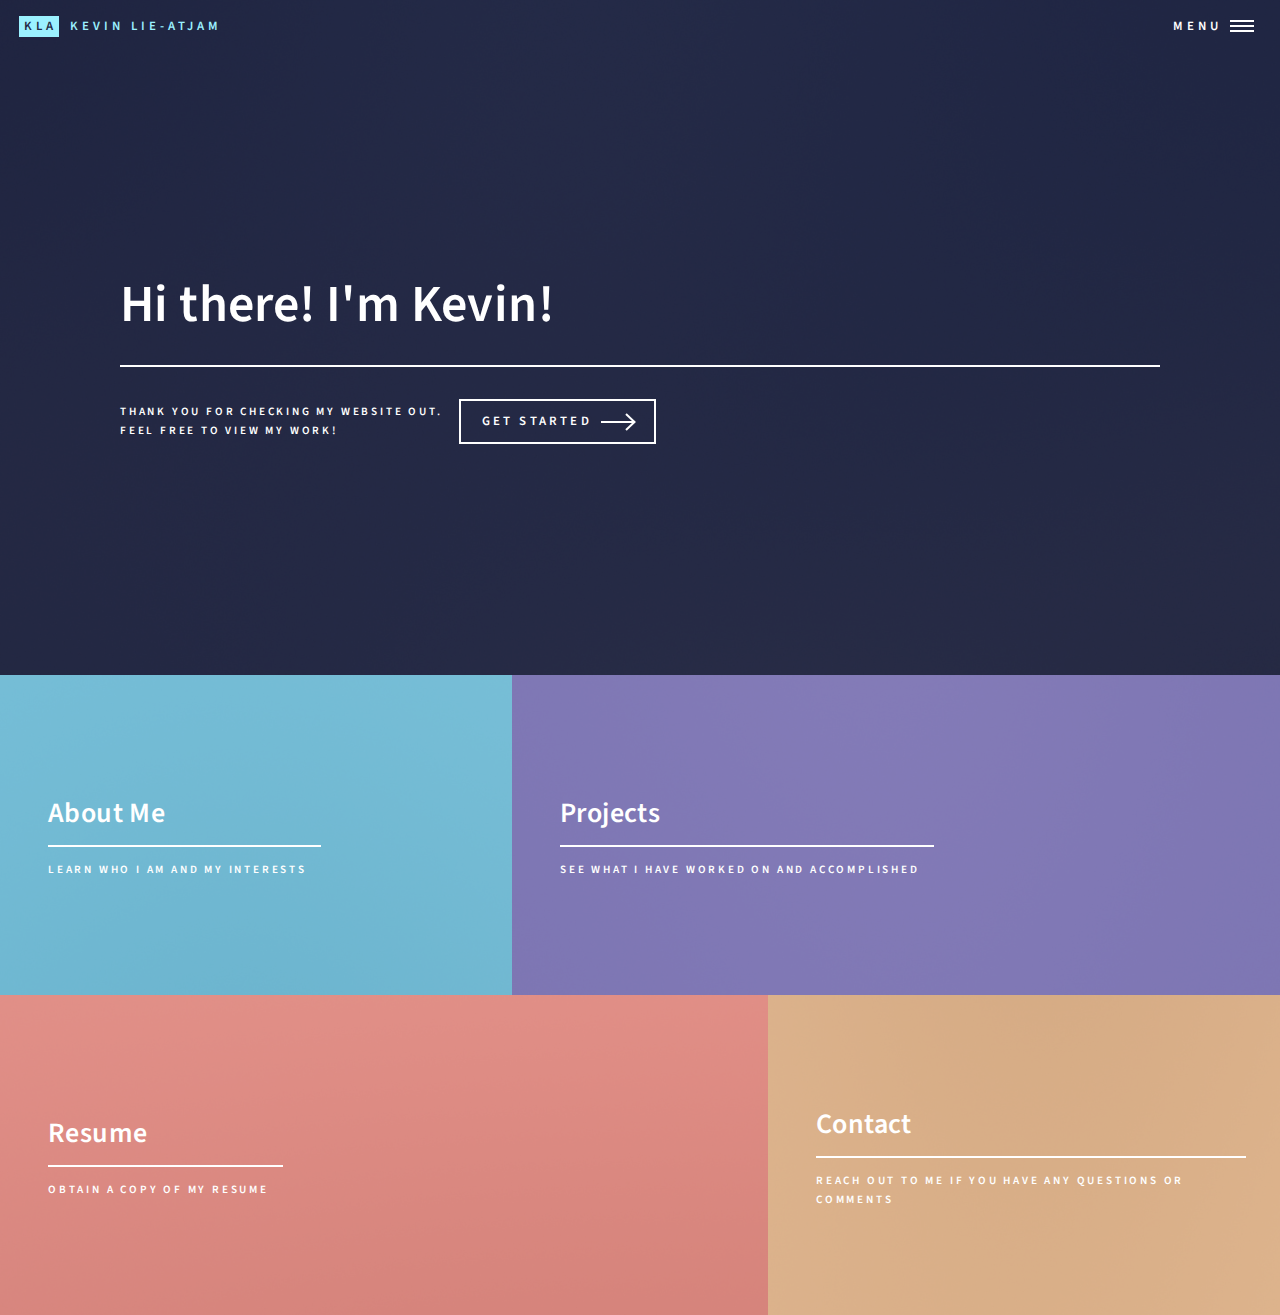
<file: index.html>
<!DOCTYPE HTML>
<html>

<head>
	<title>Kevin Lie-Atjam</title>
	<meta charset="utf-8" />
	<meta name="viewport" content="width=device-width, initial-scale=1, user-scalable=no" />
	<link rel="stylesheet" href="assets/css/main.css" />
	<noscript>
		<link rel="stylesheet" href="assets/css/noscript.css" />
	</noscript>
</head>

<body class="is-preload">

	<!-- Wrapper -->
	<div id="wrapper">

		<!-- Header -->
		<header id="header" class="alt">
			<a href="index.html" class="logo"><strong>KLA</strong> <span> Kevin Lie-Atjam</span></a>
			<nav>
				<a href="#menu">Menu</a>
			</nav>
		</header>

		<!-- Menu -->
		<nav id="menu">
			<ul class="links">
				<li><a href="index.html">Home</a></li>
				<li><a href="about.html">About Me</a></li>
				<li><a href="projects.html">Projects</a></li>
				<li><a href="contact.html">Contact</a></li>
			</ul>
		</nav>

		<!-- Banner -->
		<section id="banner" class="major">
			<div class="inner">
				<header class="major">
					<h1>Hi there! I'm Kevin!</h1>
				</header>
				<div class="content">
					<p>Thank you for checking my website out.<br />
						Feel free to view my work!</p>
					<ul class="actions">
						<li><a href="#one" class="button next scrolly">Get Started</a></li>
					</ul>
				</div>
			</div>
		</section>

		<!-- Main -->
		<div id="main">

			<!-- One -->
			<section id="one" class="tiles">
				<article>
					<span class="image">
						<img src="images/pic01.jpg" alt="" />
					</span>
					<header class="major">
						<h3><a href="about.html" class="link">About Me</a></h3>
						<p>Learn who I am and my interests</p>
					</header>
				</article>
				<article>
					<span class="image">
						<img src="images/pic02.jpg" alt="" />
					</span>
					<header class="major">
						<h3><a href="projects.html" class="link">Projects</a></h3>
						<p>See what I have worked on and accomplished</p>
					</header>
				</article>
				<article>
					<span class="image">
						<img src="images/pic03.jpg" alt="" />
					</span>
					<header class="major">
						<h3><a href="https://drive.google.com/file/d/1_51bzPBJArGT-kFrcQAygXGkTMfLAa3L/view?usp=sharing"
								class="link">Resume</a></h3>
						<p>Obtain a copy of my resume</p>
					</header>
				</article>
				<article>
					<span class="image">
						<img src="images/pic04.jpg" alt="" />
					</span>
					<header class="major">
						<h3><a href="contact.html" class="link">Contact</a></h3>
						<p>Reach out to me if you have any questions or comments</p>
					</header>
				</article>
			</section>

		</div>

	</div>

	<!-- Scripts -->
	<script src="assets/js/jquery.min.js"></script>
	<script src="assets/js/jquery.scrolly.min.js"></script>
	<script src="assets/js/jquery.scrollex.min.js"></script>
	<script src="assets/js/browser.min.js"></script>
	<script src="assets/js/breakpoints.min.js"></script>
	<script src="assets/js/util.js"></script>
	<script src="assets/js/main.js"></script>

</body>

</html>
</file>
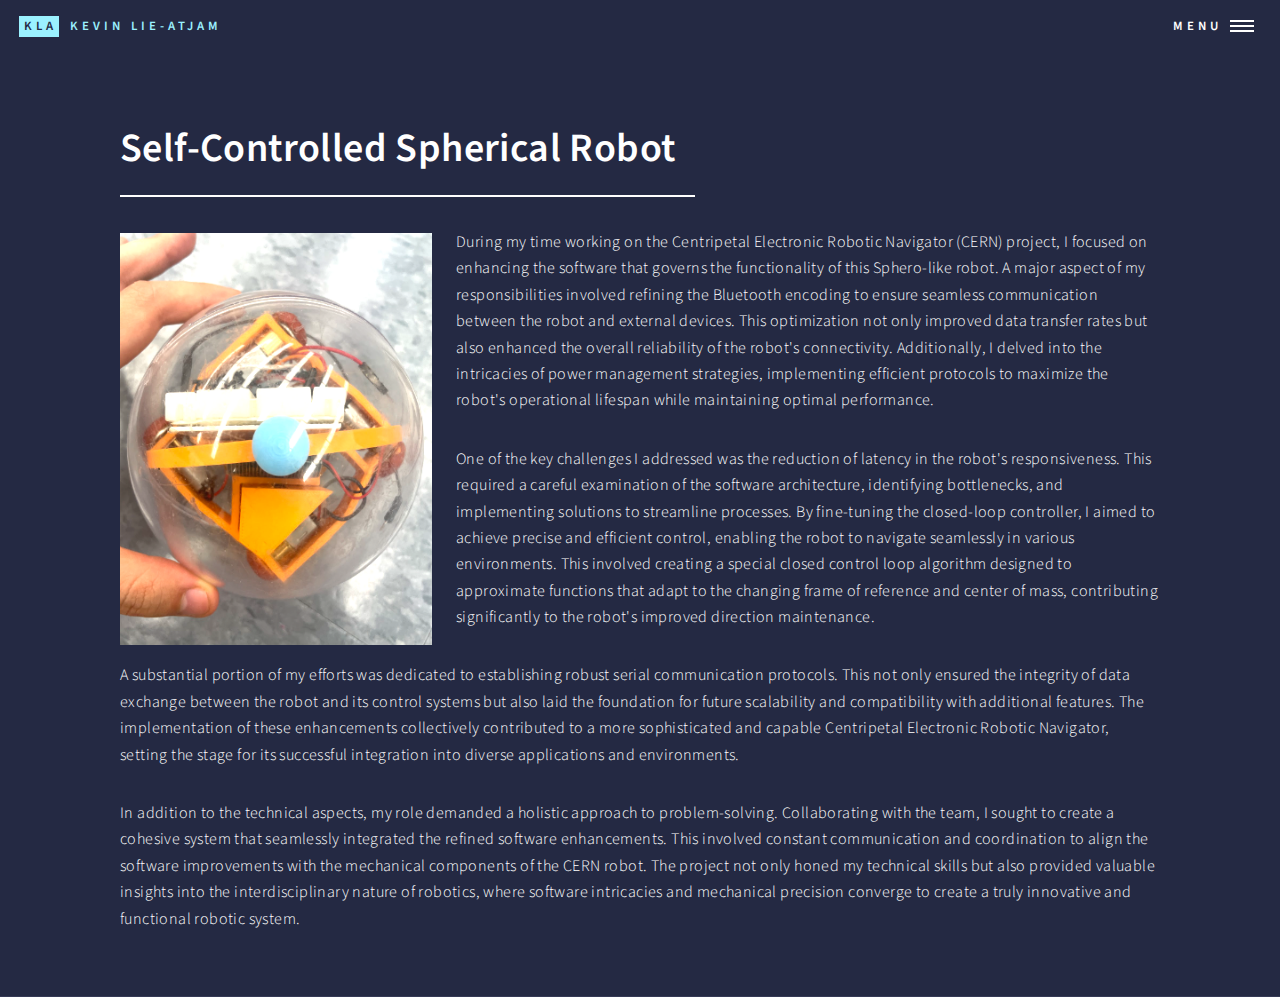
<file: cern.html>
<!DOCTYPE HTML>
<html>

<head>
	<title>CERN - Kevin Lie-Atjam</title>
	<meta charset="utf-8" />
	<meta name="viewport" content="width=device-width, initial-scale=1, user-scalable=no" />
	<link rel="stylesheet" href="assets/css/main.css" />
	<noscript>
		<link rel="stylesheet" href="assets/css/noscript.css" />
	</noscript>
</head>

<body class="is-preload">

	<!-- Wrapper -->
	<div id="wrapper">

		<!-- Header -->
		<header id="header" class="alt">
			<a href="index.html" class="logo"><strong>KLA</strong> <span> Kevin Lie-Atjam</span></a>
			<nav>
				<a href="#menu">Menu</a>
			</nav>
		</header>

		<!-- Menu -->
		<nav id="menu">
			<ul class="links">
				<li><a href="index.html">Home</a></li>
				<li><a href="about.html">About Me</a></li>
				<li><a href="projects.html">Projects</a></li>
				<li><a href="contact.html">Contact</a></li>
			</ul>
		</nav>

		<!-- Main -->
		<div id="main" class="alt">

			<!-- One -->
			<section id="one">
				<div class="inner">
					<header class="major">
						<h1>Self-Controlled Spherical Robot</h1>
					</header>
					<span class="image left onload-image-fade-in"><img src="Website-Photos/CERN.png" alt="" /></span>
					<p>
						During my time working on the Centripetal Electronic Robotic Navigator (CERN) project, I focused
						on enhancing the software that governs the functionality of this Sphero-like robot. A major
						aspect of my responsibilities involved refining the Bluetooth encoding to ensure seamless
						communication between the robot and external devices. This optimization not only improved data
						transfer rates but also enhanced the overall reliability of the robot's connectivity.
						Additionally, I delved into the intricacies of power management strategies, implementing
						efficient protocols to maximize the robot's operational lifespan while maintaining optimal
						performance.</p>
					<p>One of the key challenges I addressed was the reduction of latency in the robot's responsiveness.
						This required a careful examination of the software architecture, identifying bottlenecks, and
						implementing solutions to streamline processes. By fine-tuning the closed-loop controller, I
						aimed to achieve precise and efficient control, enabling the robot to navigate seamlessly in
						various environments. This involved creating a special closed control loop algorithm designed to
						approximate functions that adapt to the changing frame of reference and center of mass,
						contributing significantly to the robot's improved direction maintenance.
					</p>
					<p>A substantial portion of my efforts was dedicated to establishing robust serial communication
						protocols. This not only ensured the integrity of data exchange between the robot and its
						control systems but also laid the foundation for future scalability and compatibility with
						additional features. The implementation of these enhancements collectively contributed to a more
						sophisticated and capable Centripetal Electronic Robotic Navigator, setting the stage for its
						successful integration into diverse applications and environments.</p>
					<p>In addition to the technical aspects, my role demanded a holistic approach to problem-solving.
						Collaborating with the team, I sought to create a cohesive system that seamlessly integrated the
						refined software enhancements. This involved constant communication and coordination to align
						the software improvements with the mechanical components of the CERN robot. The project not only
						honed my technical skills but also provided valuable insights into the interdisciplinary nature
						of robotics, where software intricacies and mechanical precision converge to create a truly
						innovative and functional robotic system.</p>
				</div>
			</section>

		</div>

	</div>

	<!-- Scripts -->
	<script src="assets/js/jquery.min.js"></script>
	<script src="assets/js/jquery.scrolly.min.js"></script>
	<script src="assets/js/jquery.scrollex.min.js"></script>
	<script src="assets/js/browser.min.js"></script>
	<script src="assets/js/breakpoints.min.js"></script>
	<script src="assets/js/util.js"></script>
	<script src="assets/js/main.js"></script>

</body>

</html>
</file>
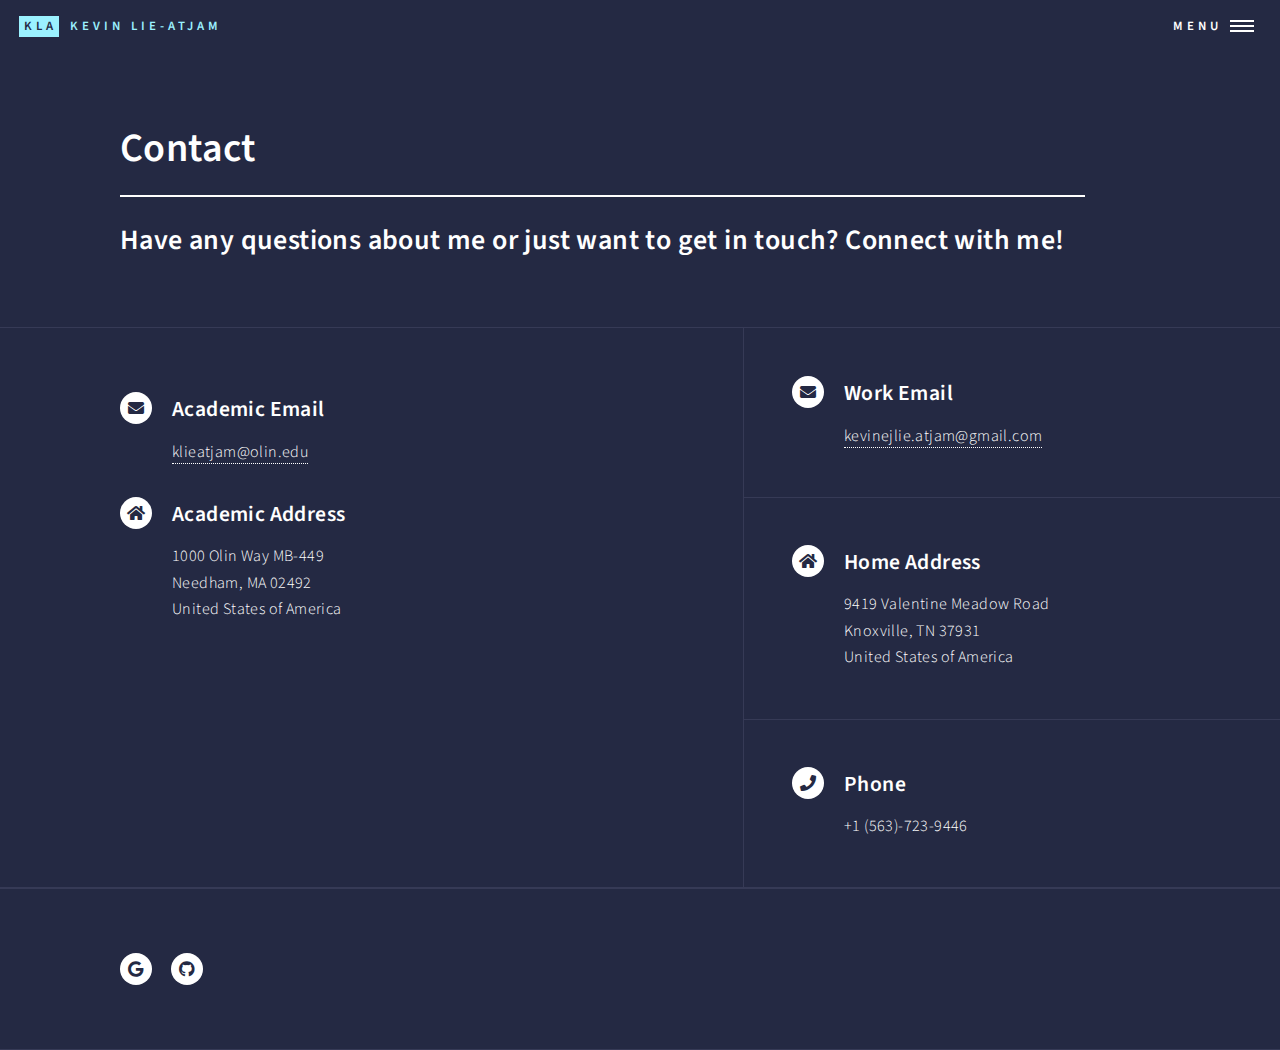
<file: contact.html>
<!DOCTYPE HTML>
<html>

<head>
	<title>Contact - Kevin Lie-Atjam</title>
	<meta charset="utf-8" />
	<meta name="viewport" content="width=device-width, initial-scale=1, user-scalable=no" />
	<link rel="stylesheet" href="assets/css/main.css" />
	<noscript>
		<link rel="stylesheet" href="assets/css/noscript.css" />
	</noscript>
</head>

<body class="is-preload">

	<!-- Wrapper -->
	<div id="wrapper">

		<!-- Header -->
		<header id="header" class="alt">
			<a href="index.html" class="logo"><strong>KLA</strong> <span> Kevin Lie-Atjam</span></a>
			<nav>
				<a href="#menu">Menu</a>
			</nav>
		</header>

		<!-- Menu -->
		<nav id="menu">
			<ul class="links">
				<li><a href="index.html">Home</a></li>
				<li><a href="about.html">About Me</a></li>
				<li><a href="projects.html">Projects</a></li>
				<li><a href="contact.html">Contact</a></li>
			</ul>
		</nav>

		<!-- Main -->
		<div id="main" class="alt">

			<!-- One -->
			<section id="one">
				<div class="inner">
					<header class="major">
						<h1>Contact</h1>
						<h2 id="content">Have any questions about me or just want to get in touch? Connect with me!</h2>
					</header>
			</section>

			<!-- Contact -->
			<section id="contact">
				<div class="inner">
					<section>
						<section>
							<div class="contact-method">
								<span class="icon solid alt fa-envelope"></span>
								<h3>Academic Email</h3>
								<a href="mailto:klieatjam@olin.edu">klieatjam@olin.edu</a>
							</div>
						</section>
						<section>
							<div class="contact-method">
								<span class="icon solid alt fa-home"></span>
								<h3>Academic Address</h3>
								<span>1000 Olin Way MB-449<br />
									Needham, MA 02492<br />
									United States of America</span>
							</div>
						</section>
					</section>
					<section class="split">
						<section>
							<div class="contact-method">
								<span class="icon solid alt fa-envelope"></span>
								<h3>Work Email</h3>
								<a href="mailto:kevinejlie.atjam@gmail.com">kevinejlie.atjam@gmail.com</a>
							</div>
						</section>
						<section>
							<div class="contact-method">
								<span class="icon solid alt fa-home"></span>
								<h3>Home Address</h3>
								<span>9419 Valentine Meadow Road<br />
									Knoxville, TN 37931<br />
									United States of America</span>
							</div>
						</section>
						<section>
							<div class="contact-method">
								<span class="icon solid alt fa-phone"></span>
								<h3>Phone</h3>
								<span>+1 (563)-723-9446</span>
							</div>
						</section>
					</section>
				</div>
			</section>

			<!-- Footer -->
			<footer id="footer">
				<div class="inner">
					<ul class="icons">
						<li><a href="mailto:kevinejlie.atjam@gmail.com" class="icon brands alt fa-google"><span
									class="label">gmail</span></a>
						</li>
						<li><a href="https://github.com/KLA-pie" class="icon brands alt fa-github"><span
									class="label">GitHub</span></a></li>
					</ul>
				</div>
			</footer>

			<!-- Scripts -->
			<script src="assets/js/jquery.min.js"></script>
			<script src="assets/js/jquery.scrolly.min.js"></script>
			<script src="assets/js/jquery.scrollex.min.js"></script>
			<script src="assets/js/browser.min.js"></script>
			<script src="assets/js/breakpoints.min.js"></script>
			<script src="assets/js/util.js"></script>
			<script src="assets/js/main.js"></script>
		</div>

</body>

</html>
</file>
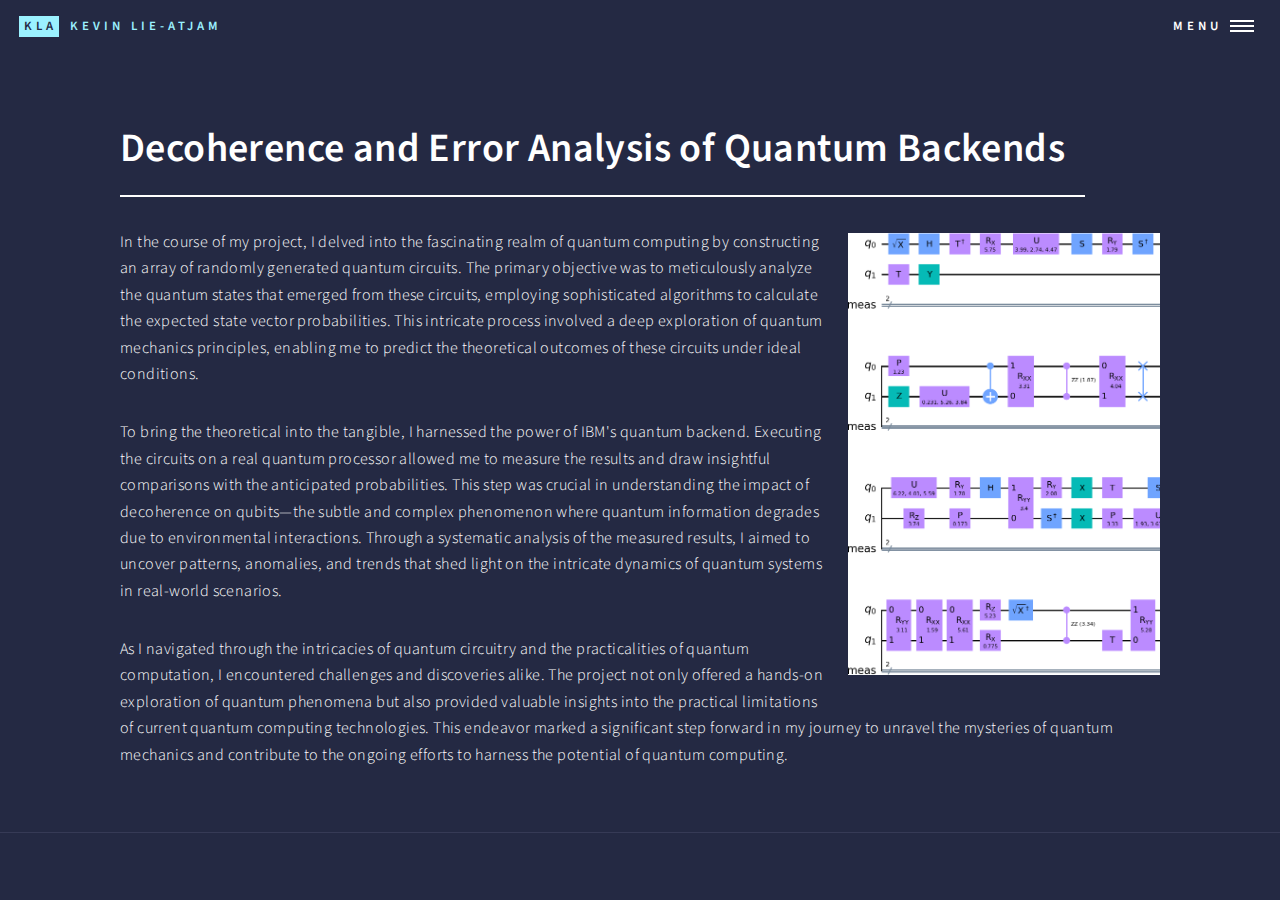
<file: decoherence.html>
<!DOCTYPE HTML>
<html>

<head>
	<title>Decoherence & Error - Kevin Lie-Atjam</title>
	<meta charset="utf-8" />
	<meta name="viewport" content="width=device-width, initial-scale=1, user-scalable=no" />
	<link rel="stylesheet" href="assets/css/main.css" />
	<noscript>
		<link rel="stylesheet" href="assets/css/noscript.css" />
	</noscript>
</head>

<body class="is-preload">

	<!-- Wrapper -->
	<div id="wrapper">

		<!-- Header -->
		<header id="header" class="alt">
			<a href="index.html" class="logo"><strong>KLA</strong> <span> Kevin Lie-Atjam</span></a>
			<nav>
				<a href="#menu">Menu</a>
			</nav>
		</header>

		<!-- Menu -->
		<nav id="menu">
			<ul class="links">
				<li><a href="index.html">Home</a></li>
				<li><a href="about.html">About Me</a></li>
				<li><a href="projects.html">Projects</a></li>
				<li><a href="contact.html">Contact</a></li>
			</ul>
		</nav>

		<!-- Main -->
		<div id="main" class="alt">

			<!-- One -->
			<section id="one">
				<div class="inner">
					<header class="major">
						<h1>Decoherence and Error Analysis of Quantum Backends</h1>
					</header>
					<span class="image right onload-image-fade-in"><img src="Website-Photos/random.png" alt="" /></span>
					<p>In the course of my project, I delved into the fascinating realm of quantum computing by
						constructing an array of randomly generated quantum circuits. The primary objective was to
						meticulously analyze the quantum states that emerged from these circuits, employing
						sophisticated algorithms to calculate the expected state vector probabilities. This intricate
						process involved a deep exploration of quantum mechanics principles, enabling me to predict the
						theoretical outcomes of these circuits under ideal conditions.</p>
					<p>To bring the theoretical into the tangible, I harnessed the power of IBM's quantum backend.
						Executing the circuits on a real quantum processor allowed me to measure the results and draw
						insightful comparisons with the anticipated probabilities. This step was crucial in
						understanding the impact of decoherence on qubits—the subtle and complex phenomenon where
						quantum information degrades due to environmental interactions. Through a systematic analysis of
						the measured results, I aimed to uncover patterns, anomalies, and trends that shed light on the
						intricate dynamics of quantum systems in real-world scenarios.
					</p>
					<p>As I navigated through the intricacies of quantum circuitry and the practicalities of quantum
						computation, I encountered challenges and discoveries alike. The project not only offered a
						hands-on exploration of quantum phenomena but also provided valuable insights into the practical
						limitations of current quantum computing technologies. This endeavor marked a significant step
						forward in my journey to unravel the mysteries of quantum mechanics and contribute to the
						ongoing efforts to harness the potential of quantum computing.</p>
				</div>
			</section>

		</div>

	</div>

	<!-- Scripts -->
	<script src="assets/js/jquery.min.js"></script>
	<script src="assets/js/jquery.scrolly.min.js"></script>
	<script src="assets/js/jquery.scrollex.min.js"></script>
	<script src="assets/js/browser.min.js"></script>
	<script src="assets/js/breakpoints.min.js"></script>
	<script src="assets/js/util.js"></script>
	<script src="assets/js/main.js"></script>

</body>

</html>
</file>
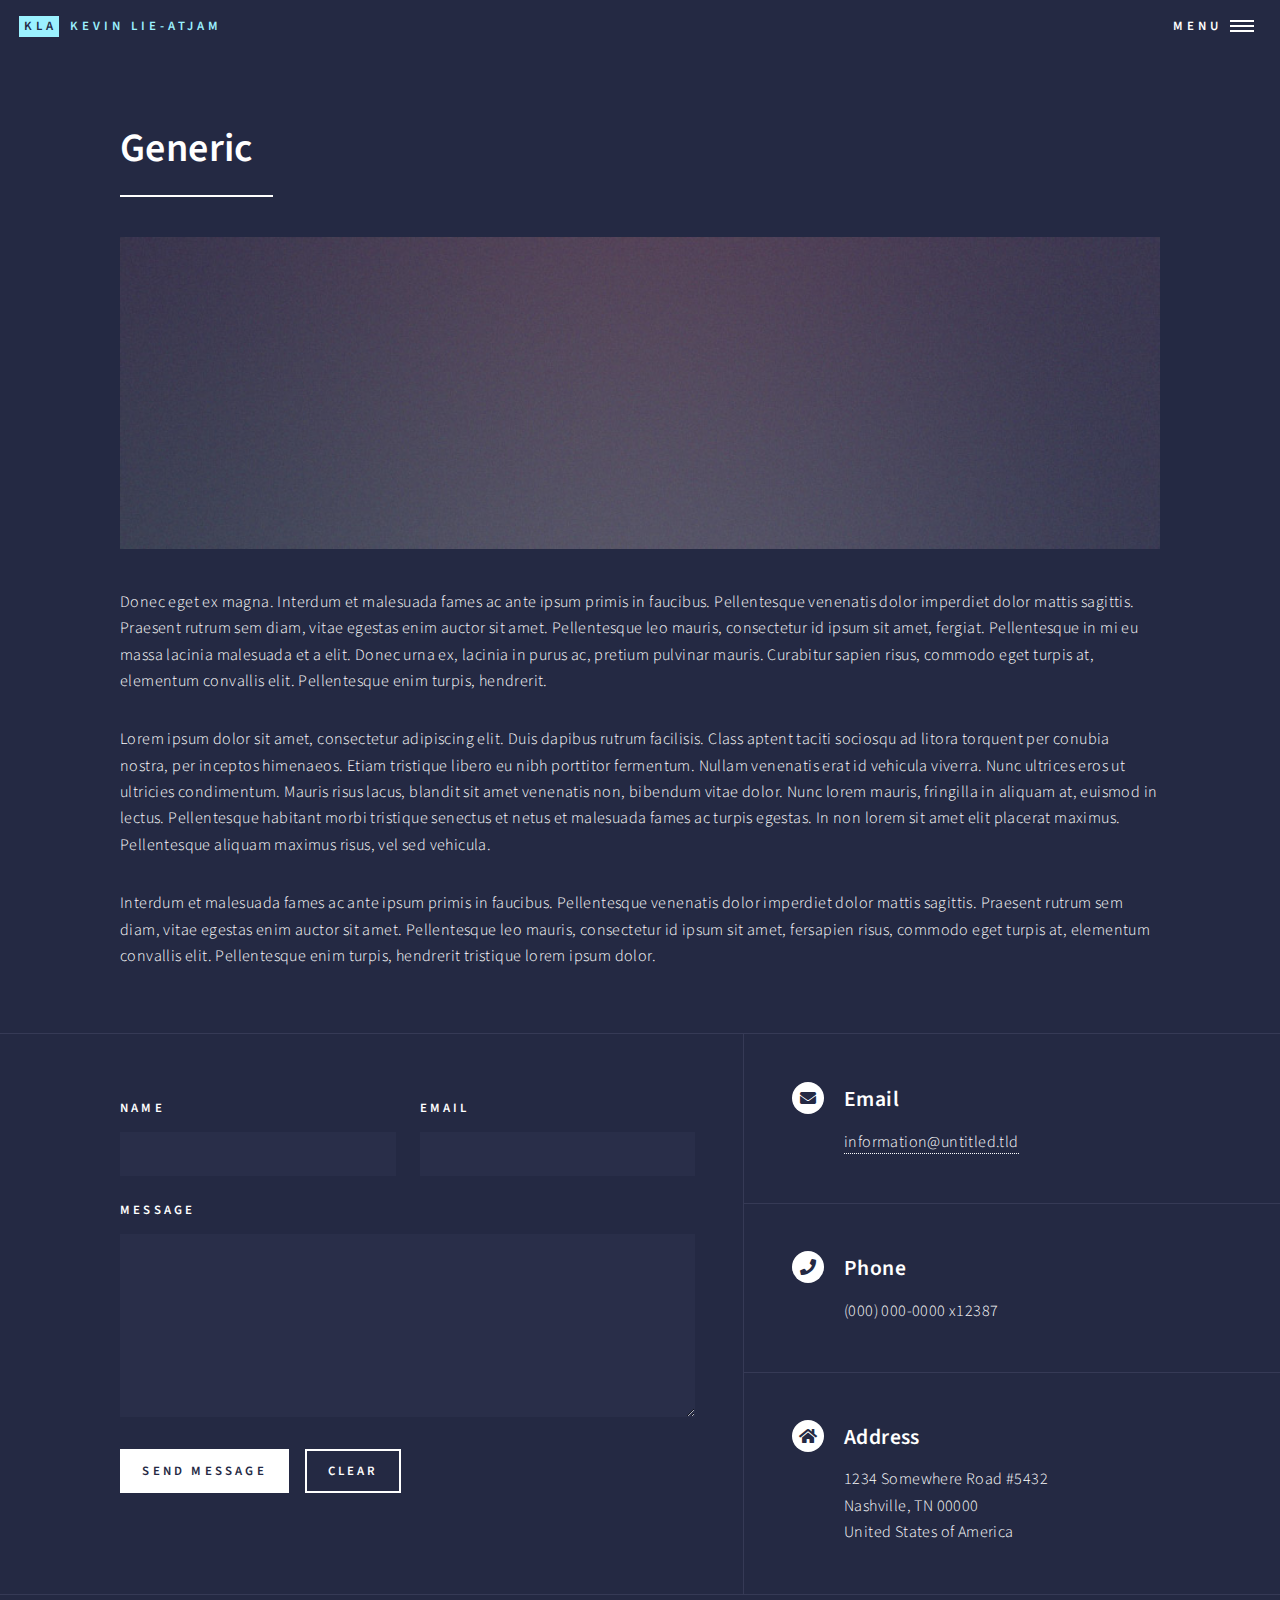
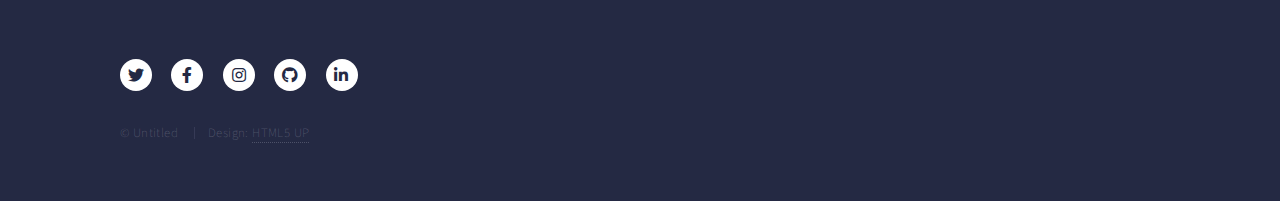
<file: generic.html>
<!DOCTYPE HTML>
<!--
	Forty by HTML5 UP
	html5up.net | @ajlkn
	Free for personal and commercial use under the CCA 3.0 license (html5up.net/license)
-->
<html>

<head>
	<title>Generic - Forty by HTML5 UP</title>
	<meta charset="utf-8" />
	<meta name="viewport" content="width=device-width, initial-scale=1, user-scalable=no" />
	<link rel="stylesheet" href="assets/css/main.css" />
	<noscript>
		<link rel="stylesheet" href="assets/css/noscript.css" />
	</noscript>
</head>

<body class="is-preload">

	<!-- Wrapper -->
	<div id="wrapper">

		<!-- Header -->
		<header id="header" class="alt">
			<a href="index.html" class="logo"><strong>KLA</strong> <span> Kevin Lie-Atjam</span></a>
			<nav>
				<a href="#menu">Menu</a>
			</nav>
		</header>

		<!-- Menu -->
		<nav id="menu">
			<ul class="links">
				<li><a href="index.html">Home</a></li>
				<li><a href="about.html">About Me</a></li>
				<li><a href="projects.html">Projects</a></li>
				<li><a href="contact.html">Contact</a></li>
			</ul>
		</nav>

		<!-- Main -->
		<div id="main" class="alt">

			<!-- One -->
			<section id="one">
				<div class="inner">
					<header class="major">
						<h1>Generic</h1>
					</header>
					<span class="image main"><img src="images/pic11.jpg" alt="" /></span>
					<p>Donec eget ex magna. Interdum et malesuada fames ac ante ipsum primis in faucibus. Pellentesque
						venenatis dolor imperdiet dolor mattis sagittis. Praesent rutrum sem diam, vitae egestas enim
						auctor sit amet. Pellentesque leo mauris, consectetur id ipsum sit amet, fergiat. Pellentesque
						in mi eu massa lacinia malesuada et a elit. Donec urna ex, lacinia in purus ac, pretium pulvinar
						mauris. Curabitur sapien risus, commodo eget turpis at, elementum convallis elit. Pellentesque
						enim turpis, hendrerit.</p>
					<p>Lorem ipsum dolor sit amet, consectetur adipiscing elit. Duis dapibus rutrum facilisis. Class
						aptent taciti sociosqu ad litora torquent per conubia nostra, per inceptos himenaeos. Etiam
						tristique libero eu nibh porttitor fermentum. Nullam venenatis erat id vehicula viverra. Nunc
						ultrices eros ut ultricies condimentum. Mauris risus lacus, blandit sit amet venenatis non,
						bibendum vitae dolor. Nunc lorem mauris, fringilla in aliquam at, euismod in lectus.
						Pellentesque habitant morbi tristique senectus et netus et malesuada fames ac turpis egestas. In
						non lorem sit amet elit placerat maximus. Pellentesque aliquam maximus risus, vel sed vehicula.
					</p>
					<p>Interdum et malesuada fames ac ante ipsum primis in faucibus. Pellentesque venenatis dolor
						imperdiet dolor mattis sagittis. Praesent rutrum sem diam, vitae egestas enim auctor sit amet.
						Pellentesque leo mauris, consectetur id ipsum sit amet, fersapien risus, commodo eget turpis at,
						elementum convallis elit. Pellentesque enim turpis, hendrerit tristique lorem ipsum dolor.</p>
				</div>
			</section>

		</div>

		<!-- Contact -->
		<section id="contact">
			<div class="inner">
				<section>
					<form method="post" action="#">
						<div class="fields">
							<div class="field half">
								<label for="name">Name</label>
								<input type="text" name="name" id="name" />
							</div>
							<div class="field half">
								<label for="email">Email</label>
								<input type="text" name="email" id="email" />
							</div>
							<div class="field">
								<label for="message">Message</label>
								<textarea name="message" id="message" rows="6"></textarea>
							</div>
						</div>
						<ul class="actions">
							<li><input type="submit" value="Send Message" class="primary" /></li>
							<li><input type="reset" value="Clear" /></li>
						</ul>
					</form>
				</section>
				<section class="split">
					<section>
						<div class="contact-method">
							<span class="icon solid alt fa-envelope"></span>
							<h3>Email</h3>
							<a href="#">information@untitled.tld</a>
						</div>
					</section>
					<section>
						<div class="contact-method">
							<span class="icon solid alt fa-phone"></span>
							<h3>Phone</h3>
							<span>(000) 000-0000 x12387</span>
						</div>
					</section>
					<section>
						<div class="contact-method">
							<span class="icon solid alt fa-home"></span>
							<h3>Address</h3>
							<span>1234 Somewhere Road #5432<br />
								Nashville, TN 00000<br />
								United States of America</span>
						</div>
					</section>
				</section>
			</div>
		</section>

		<!-- Footer -->
		<footer id="footer">
			<div class="inner">
				<ul class="icons">
					<li><a href="#" class="icon brands alt fa-twitter"><span class="label">Twitter</span></a></li>
					<li><a href="#" class="icon brands alt fa-facebook-f"><span class="label">Facebook</span></a></li>
					<li><a href="#" class="icon brands alt fa-instagram"><span class="label">Instagram</span></a></li>
					<li><a href="#" class="icon brands alt fa-github"><span class="label">GitHub</span></a></li>
					<li><a href="#" class="icon brands alt fa-linkedin-in"><span class="label">LinkedIn</span></a></li>
				</ul>
				<ul class="copyright">
					<li>&copy; Untitled</li>
					<li>Design: <a href="https://html5up.net">HTML5 UP</a></li>
				</ul>
			</div>
		</footer>

	</div>

	<!-- Scripts -->
	<script src="assets/js/jquery.min.js"></script>
	<script src="assets/js/jquery.scrolly.min.js"></script>
	<script src="assets/js/jquery.scrollex.min.js"></script>
	<script src="assets/js/browser.min.js"></script>
	<script src="assets/js/breakpoints.min.js"></script>
	<script src="assets/js/util.js"></script>
	<script src="assets/js/main.js"></script>

</body>

</html>
</file>
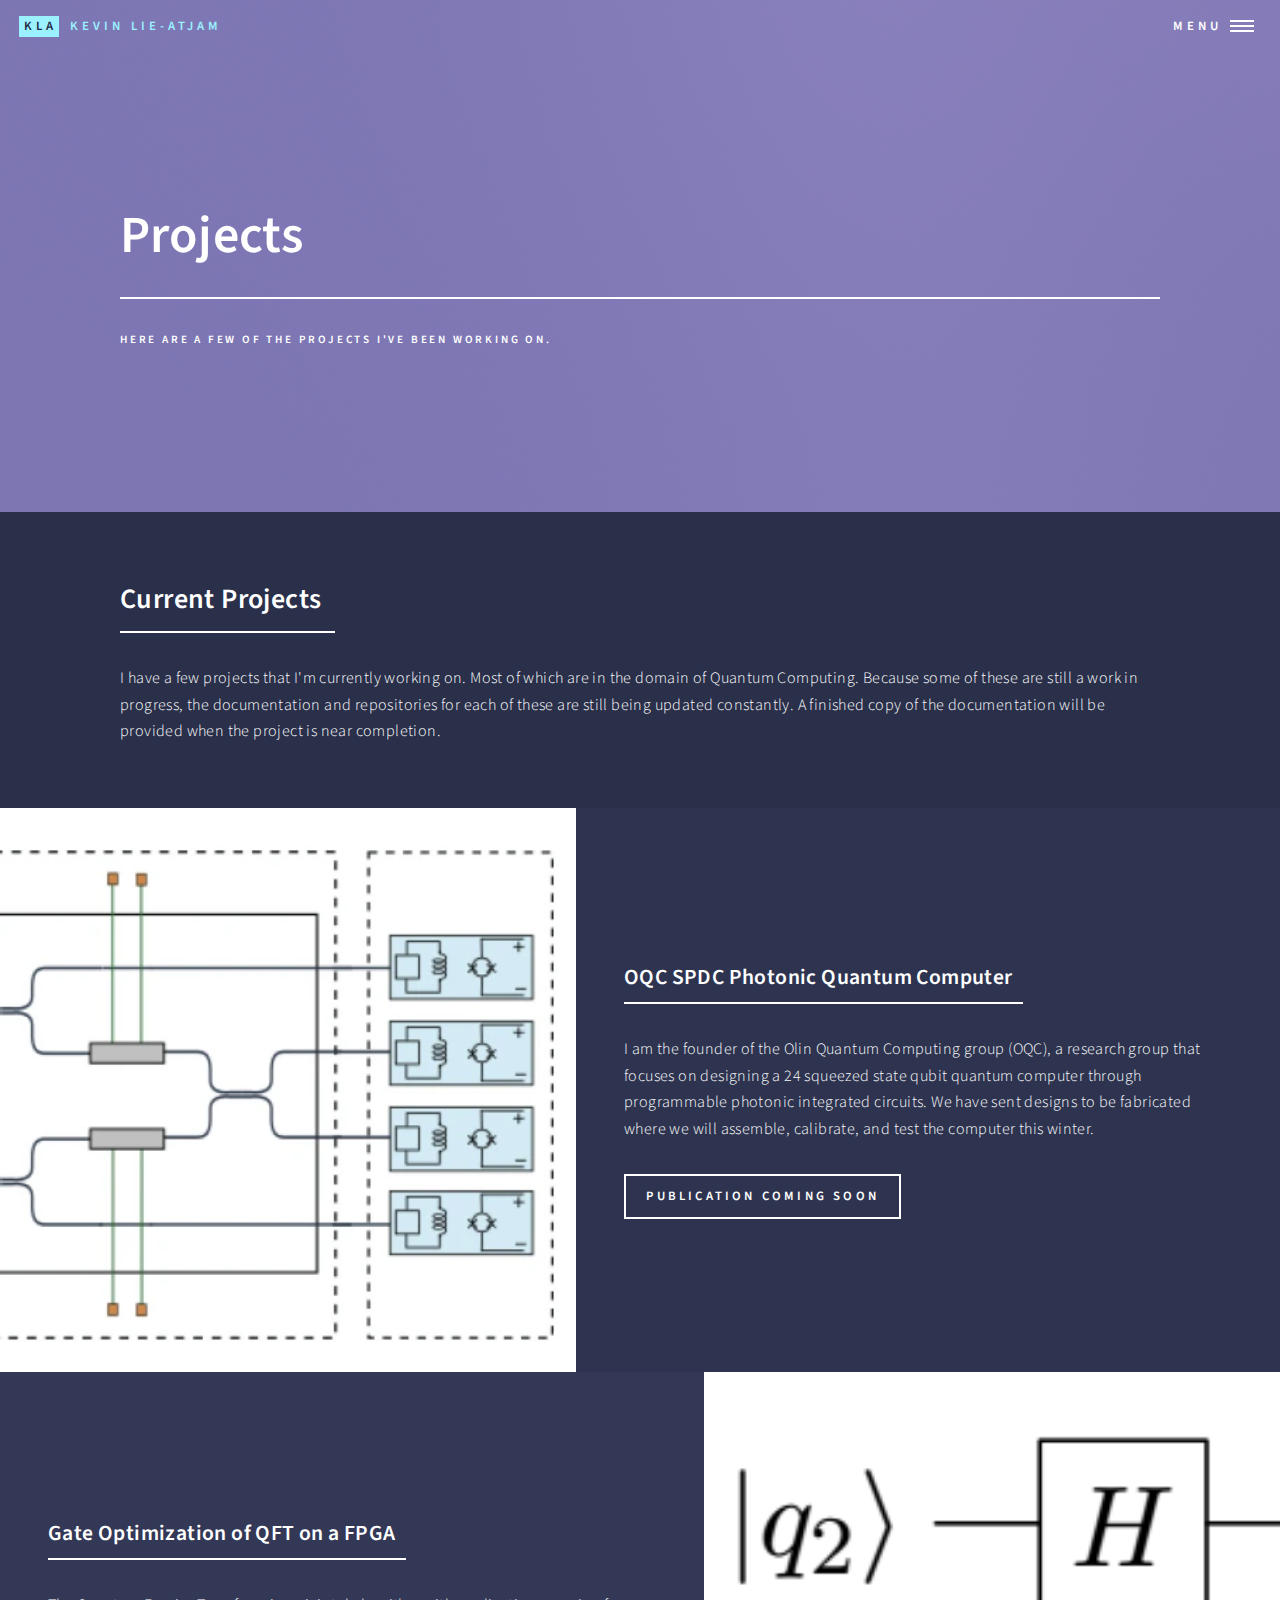
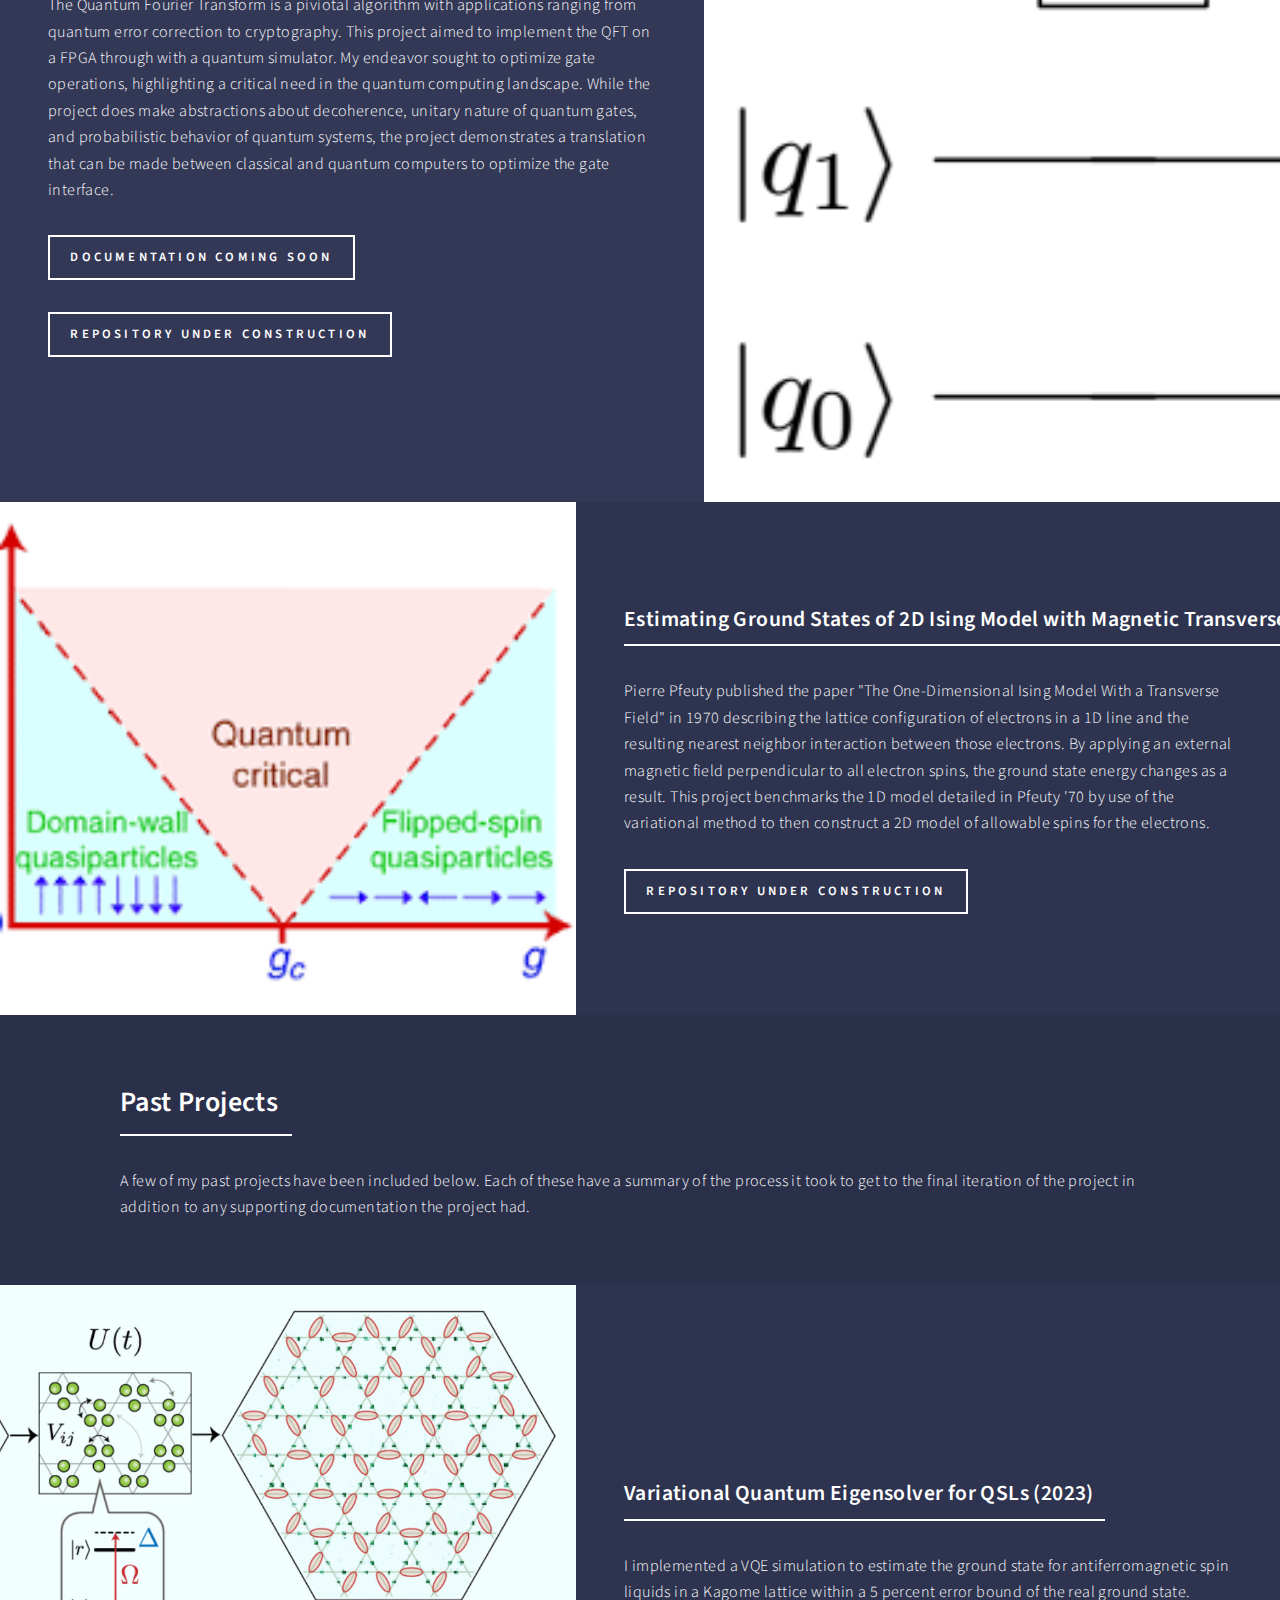
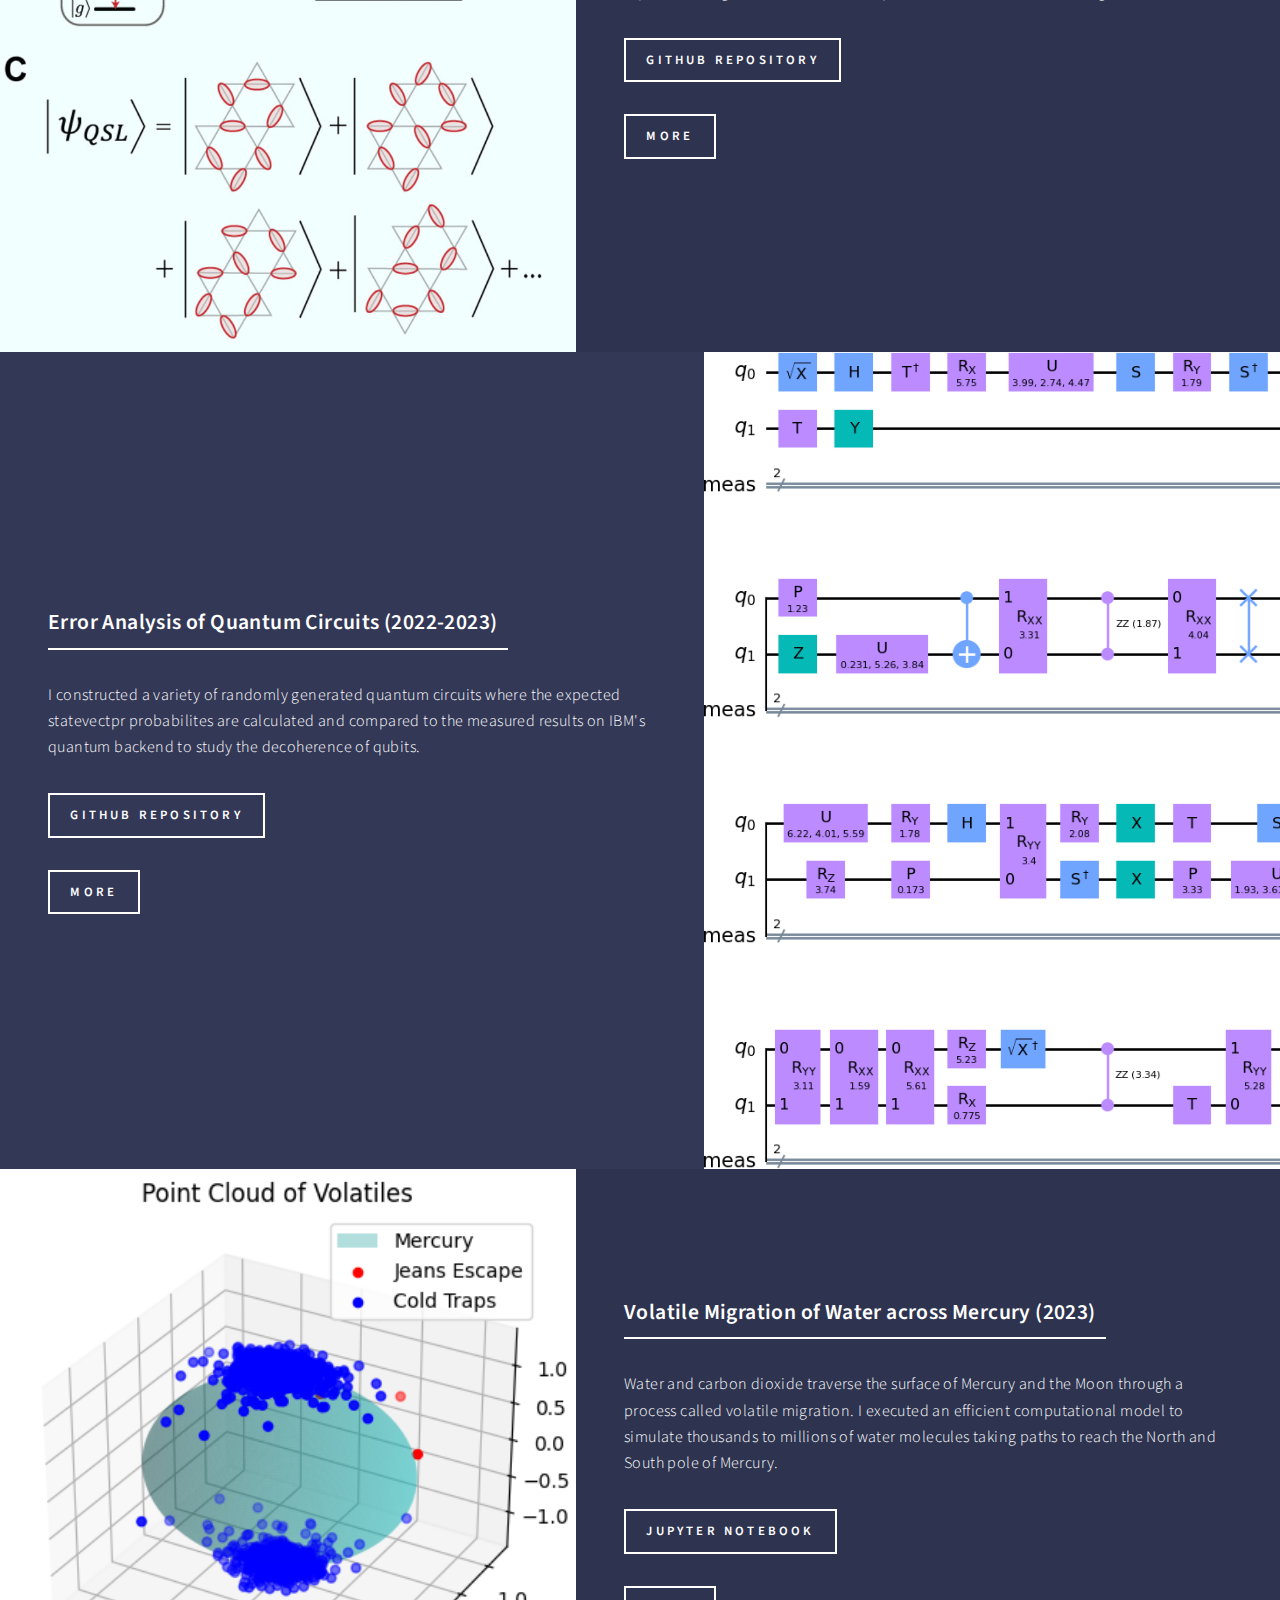
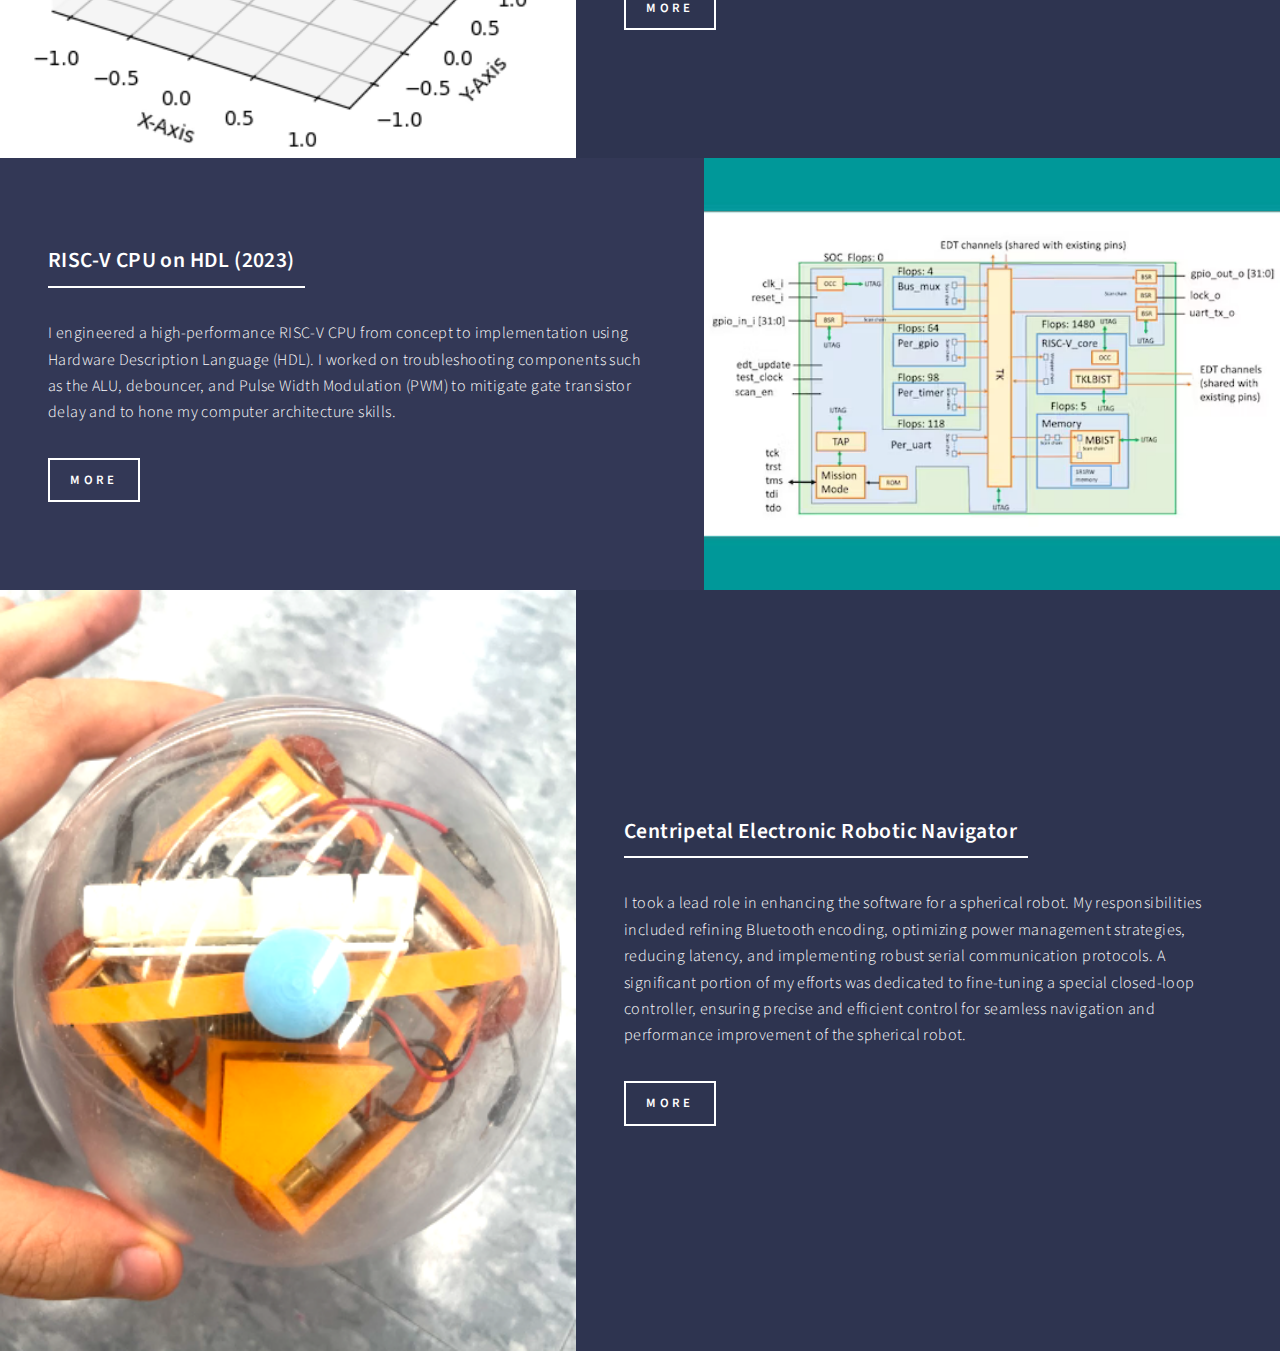
<file: projects.html>
<!DOCTYPE HTML>
<html>

<head>
	<title>Projects - Kevin Lie-Atjam</title>
	<meta charset="utf-8" />
	<meta name="viewport" content="width=device-width, initial-scale=1, user-scalable=no" />
	<link rel="stylesheet" href="assets/css/main.css" />
	<noscript>
		<link rel="stylesheet" href="assets/css/noscript.css" />
	</noscript>
</head>

<body class="is-preload">

	<!-- Wrapper -->
	<div id="wrapper">

		<!-- Header -->
		<!-- Note: The "styleN" class below should match that of the banner element. -->
		<header id="header" class="alt">
			<a href="index.html" class="logo"><strong>KLA</strong> <span> Kevin Lie-Atjam</span></a>
			<nav>
				<a href="#menu">Menu</a>
			</nav>
		</header>

		<!-- Menu -->
		<nav id="menu">
			<ul class="links">
				<li><a href="index.html">Home</a></li>
				<li><a href="about.html">About Me</a></li>
				<li><a href="projects.html">Projects</a></li>
				<li><a href="contact.html">Contact</a></li>
			</ul>
		</nav>

		<!-- Banner -->
		<!-- Note: The "styleN" class below should match that of the header element. -->
		<section id="banner" class="style2">
			<div class="inner">
				<span class="image">
					<img src="images/pic07.jpg" alt="" />
				</span>
				<header class="major">
					<h1>Projects</h1>
				</header>
				<div class="content">
					<p>Here are a few of the projects I've been working on.<br />
					</p>
				</div>
			</div>
		</section>

		<!-- Main -->
		<div id="main">

			<!-- One -->
			<section id="one">
				<div class="inner">
					<header class="major">
						<h2>Current Projects</h2>
					</header>
					<p>I have a few projects that I'm currently working on. Most of which are in the domain of Quantum
						Computing. Because some of these are still a work in progress, the documentation and
						repositories for each of these are still being updated constantly. A finished copy of the
						documentation will be provided when the project is near completion.</p>
				</div>
			</section>

			<!-- Two -->
			<section id="two" class="spotlights">
				<section>
					<a class="image">
						<img src="Website-Photos/OQC.png" alt="" data-position="center center" />
					</a>
					<div class="content">
						<div class="inner">
							<header class="major">
								<h3>OQC SPDC Photonic Quantum Computer</h3>
							</header>
							<p>I am the founder of the Olin Quantum Computing group (OQC), a research group that focuses
								on
								designing a 24 squeezed state
								qubit quantum computer through programmable photonic integrated circuits. We have sent
								designs to be
								fabricated where we will
								assemble, calibrate, and test the computer this winter.</p>
							<ul class="actions">
								<li><a class="button">Publication Coming Soon</a></li>
							</ul>
						</div>
					</div>
				</section>
				<section>
					<a class="image">
						<img src="Website-Photos/QFT.png" alt="" data-position="25% 25%" />
					</a>
					<div class="content">
						<div class="inner">
							<header class="major">
								<h3>Gate Optimization of QFT on a FPGA</h3>
							</header>
							<p>The Quantum Fourier Transform is a piviotal algorithm with applications ranging from
								quantum error
								correction to
								cryptography. This project aimed to implement the QFT on a FPGA through with a quantum
								simulator. My
								endeavor sought to optimize
								gate operations, highlighting a critical need in the quantum computing landscape. While
								the project
								does make abstractions about decoherence, unitary nature of quantum gates, and
								probabilistic
								behavior of quantum systems, the project demonstrates a translation that can be made
								between
								classical and quantum computers to optimize the gate interface.
							</p>
							<ul class="actions">
								<li><a class="button">Documentation Coming Soon</a></li>
							</ul>
							<ul class="actions">
								<li><a class="button">Repository Under Construction</a></li>
							</ul>
						</div>
					</div>
				</section>
				<section>
					<a class="image">
						<img src="Website-Photos/Ising.png" alt="" data-position="25% 25%" />
					</a>
					<div class="content">
						<div class="inner">
							<header class="major">
								<h3>Estimating Ground States of 2D Ising Model with Magnetic Transverse Fields</h3>
							</header>
							<p>Pierre Pfeuty published the paper "The One-Dimensional Ising Model With a Transverse
								Field" in 1970
								describing the lattice configuration of electrons in a 1D line and the resulting nearest
								neighbor
								interaction between those electrons.
								By applying an external magnetic field perpendicular to all electron spins, the ground
								state energy
								changes as a result. This project benchmarks the 1D model detailed in Pfeuty '70 by use
								of the
								variational method to then construct a 2D model of allowable spins for the electrons.
							</p>
							<ul class="actions">
								<li><a class="button">Repository Under Construction</a></li>
							</ul>
						</div>
					</div>
				</section>
			</section>
			</section>

			<!-- Three -->
			<section id="three">
				<div class="inner">
					<header class="major">
						<h2>Past Projects</h2>
					</header>
					<p>A few of my past projects have been included below. Each of these have a summary of the process
						it took to get to the final iteration of the project in addition to any supporting documentation
						the project had.</p>
				</div>
			</section>

			<!-- Two -->
			<section id="two" class="spotlights">
				<section>
					<a class="image">
						<img src="Website-Photos/Kagome.png" alt="" data-position="center center" />
					</a>
					<div class="content">
						<div class="inner">
							<header class="major">
								<h3>Variational Quantum Eigensolver for QSLs (2023)</h3>
							</header>
							<p>I implemented a VQE simulation to estimate the ground state for antiferromagnetic spin
								liquids in a Kagome lattice within
								a 5 percent error bound of the real ground state.</p>
							<ul class="actions">
								<li><a class="button" href="https://github.com/KLA-pie/VQE-spin-liquid">GitHub
										Repository</a></li>
							</ul>
							<ul class="actions">
								<li><a class="button" href="qsl.html">More</a></li>
							</ul>
						</div>
					</div>
				</section>
				<section>
					<a class="image">
						<img src="Website-Photos/random.png" alt="" data-position="25% 25%" />
					</a>
					<div class="content">
						<div class="inner">
							<header class="major">
								<h3>Error Analysis of Quantum Circuits (2022-2023)</h3>
							</header>
							<p>I constructed a variety of randomly generated quantum circuits where the expected
								statevectpr probabilites are calculated and compared to the measured results on IBM's
								quantum backend to study the decoherence of qubits.
							</p>
							<ul class="actions">
								<li><a class="button" href="https://github.com/KLA-pie/Quantum-Circuits">GitHub
										Repository</a></li>
							</ul>
							<ul class="actions">
								<li><a class="button" href="decoherence.html">More</a></li>
							</ul>
						</div>
					</div>
				</section>
				<section>
					<a class="image">
						<img src="Website-Photos/volatile.png" alt="" data-position="25% 25%" />
					</a>
					<div class="content">
						<div class="inner">
							<header class="major">
								<h3>Volatile Migration of Water across Mercury (2023)</h3>
							</header>
							<p>Water and carbon dioxide traverse the surface of Mercury and the Moon through a process
								called volatile migration. I executed an efficient computational model to simulate
								thousands
								to millions of water molecules taking paths to reach the North and South pole of
								Mercury.
							</p>
							<ul class="actions">
								<li><a class="button" href="https://github.com/olincollege/scicomp-p2-migration">Jupyter
										Notebook</a></li>
							</ul>
							<ul class="actions">
								<li><a class="button" href="volatile.html">More</a></li>
							</ul>
						</div>
					</div>
				</section>
				<section>
					<a class="image">
						<img src="Website-Photos/risc-v.png" alt="" data-position="center center" />
					</a>
					<div class="content">
						<div class="inner">
							<header class="major">
								<h3>RISC-V CPU on HDL (2023)</h3>
							</header>
							<p>I engineered a high-performance RISC-V CPU from concept to implementation using Hardware
								Description Language (HDL). I worked on troubleshooting components such as the ALU,
								debouncer, and Pulse Width Modulation (PWM) to mitigate gate transistor delay and to
								hone my
								computer architecture skills.</p>
							<ul class="actions">
								<li><a class="button" href="risc-v.html">More</a></li>
							</ul>
						</div>
					</div>
				</section>
				<section>
					<a class="image">
						<img src="Website-Photos/CERN.png" alt="" data-position="25% 25%" />
					</a>
					<div class="content">
						<div class="inner">
							<header class="major">
								<h3>Centripetal Electronic Robotic Navigator</h3>
							</header>
							<p>I took a lead role in enhancing the software for a spherical robot. My responsibilities
								included refining Bluetooth encoding, optimizing power management strategies, reducing
								latency, and implementing robust serial communication protocols. A significant portion
								of my
								efforts was dedicated to fine-tuning a special closed-loop controller,
								ensuring precise and efficient control for seamless navigation and performance
								improvement
								of the spherical robot.
							</p>
							<ul class="actions">
								<li><a class="button" href="cern.html">More</a></li>
							</ul>
						</div>
					</div>
				</section>
			</section>
			</section>

		</div>

		<!-- Scripts -->
		<script src="assets/js/jquery.min.js"></script>
		<script src="assets/js/jquery.scrolly.min.js"></script>
		<script src="assets/js/jquery.scrollex.min.js"></script>
		<script src="assets/js/browser.min.js"></script>
		<script src="assets/js/breakpoints.min.js"></script>
		<script src="assets/js/util.js"></script>
		<script src="assets/js/main.js"></script>

</body>

</html>
</file>
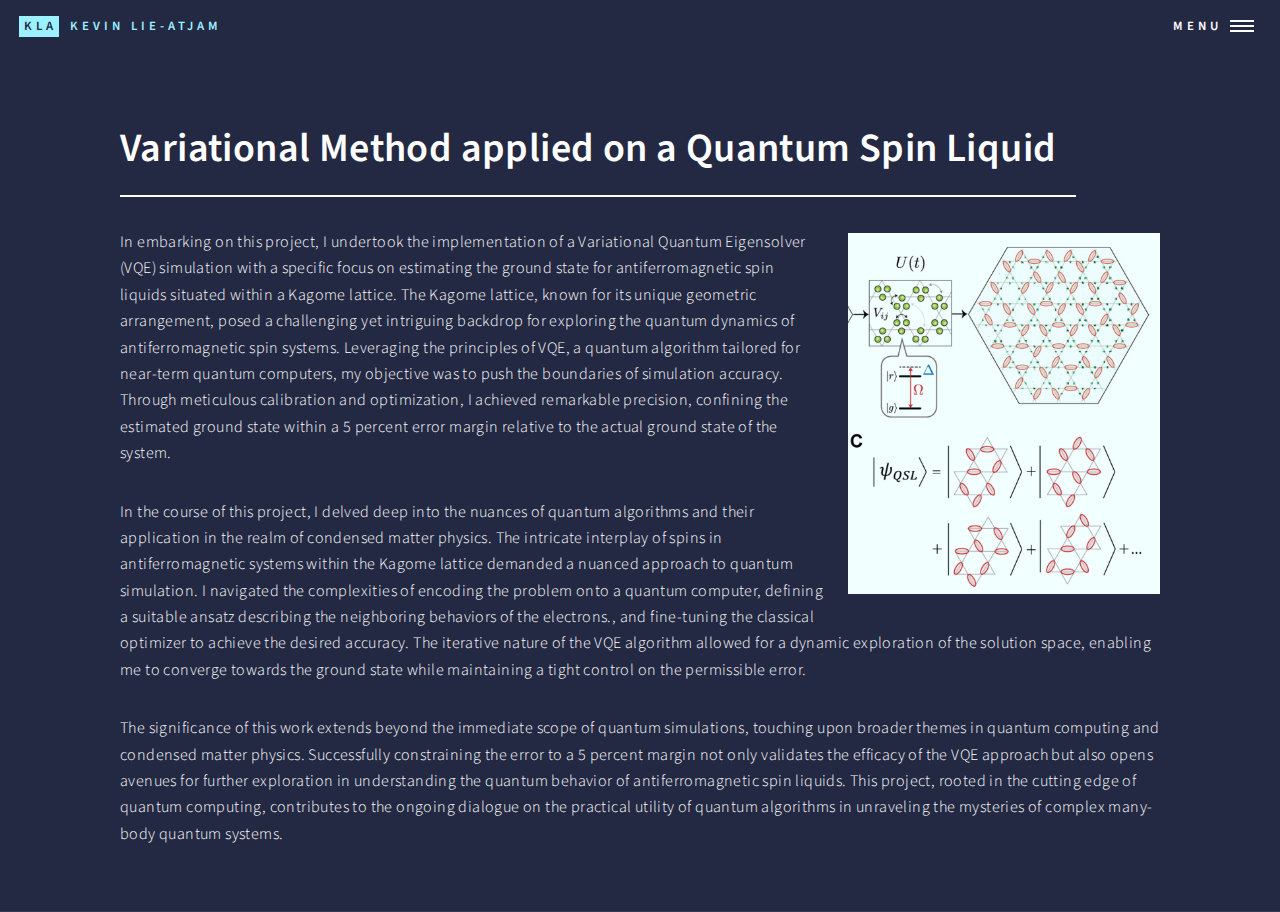
<file: qsl.html>
<!DOCTYPE HTML>
<html>

<head>
	<title>Spin Liquids - Kevin Lie-Atjam</title>
	<meta charset="utf-8" />
	<meta name="viewport" content="width=device-width, initial-scale=1, user-scalable=no" />
	<link rel="stylesheet" href="assets/css/main.css" />
	<noscript>
		<link rel="stylesheet" href="assets/css/noscript.css" />
	</noscript>
</head>

<body class="is-preload">

	<!-- Wrapper -->
	<div id="wrapper">

		<!-- Header -->
		<header id="header" class="alt">
			<a href="index.html" class="logo"><strong>KLA</strong> <span> Kevin Lie-Atjam</span></a>
			<nav>
				<a href="#menu">Menu</a>
			</nav>
		</header>

		<!-- Menu -->
		<nav id="menu">
			<ul class="links">
				<li><a href="index.html">Home</a></li>
				<li><a href="about.html">About Me</a></li>
				<li><a href="projects.html">Projects</a></li>
				<li><a href="contact.html">Contact</a></li>
			</ul>
		</nav>

		<!-- Main -->
		<div id="main" class="alt">

			<!-- One -->
			<section id="one">
				<div class="inner">
					<header class="major">
						<h1>Variational Method applied on a Quantum Spin Liquid</h1>
					</header>
					<span class="image right onload-image-fade-in"><img src="Website-Photos/Kagome.png" alt="" /></span>
					<p>In embarking on this project, I undertook the implementation of a Variational Quantum Eigensolver
						(VQE) simulation with a specific focus on estimating the ground state for antiferromagnetic spin
						liquids situated within a Kagome lattice. The Kagome lattice, known for its unique geometric
						arrangement, posed a challenging yet intriguing backdrop for exploring the quantum dynamics of
						antiferromagnetic spin systems. Leveraging the principles of VQE, a quantum algorithm tailored
						for near-term quantum computers, my objective was to push the boundaries of simulation accuracy.
						Through meticulous calibration and optimization, I achieved remarkable precision, confining the
						estimated ground state within a 5 percent error margin relative to the actual ground state of
						the system.
					</p>
					<p>In the course of this project, I delved deep into the nuances of quantum algorithms and their
						application in the realm of condensed matter physics. The intricate interplay of spins in
						antiferromagnetic systems within the Kagome lattice demanded a nuanced approach to quantum
						simulation. I navigated the complexities of encoding the problem onto a quantum computer,
						defining a suitable ansatz describing the neighboring behaviors of the electrons., and
						fine-tuning the classical optimizer to achieve the desired accuracy. The iterative nature of the
						VQE algorithm allowed for a dynamic exploration of the solution space, enabling me to converge
						towards the ground state while maintaining a tight control on the permissible error.
					</p>
					<p>The significance of this work extends beyond the immediate scope of quantum simulations, touching
						upon broader themes in quantum computing and condensed matter physics. Successfully constraining
						the error to a 5 percent margin not only validates the efficacy of the VQE approach but also
						opens avenues for further exploration in understanding the quantum behavior of antiferromagnetic
						spin liquids. This project, rooted in the cutting edge of quantum computing, contributes to the
						ongoing dialogue on the practical utility of quantum algorithms in unraveling the mysteries of
						complex many-body quantum systems.
					</p>
				</div>
			</section>

		</div>

	</div>

	<!-- Scripts -->
	<script src="assets/js/jquery.min.js"></script>
	<script src="assets/js/jquery.scrolly.min.js"></script>
	<script src="assets/js/jquery.scrollex.min.js"></script>
	<script src="assets/js/browser.min.js"></script>
	<script src="assets/js/breakpoints.min.js"></script>
	<script src="assets/js/util.js"></script>
	<script src="assets/js/main.js"></script>

</body>

</html>
</file>
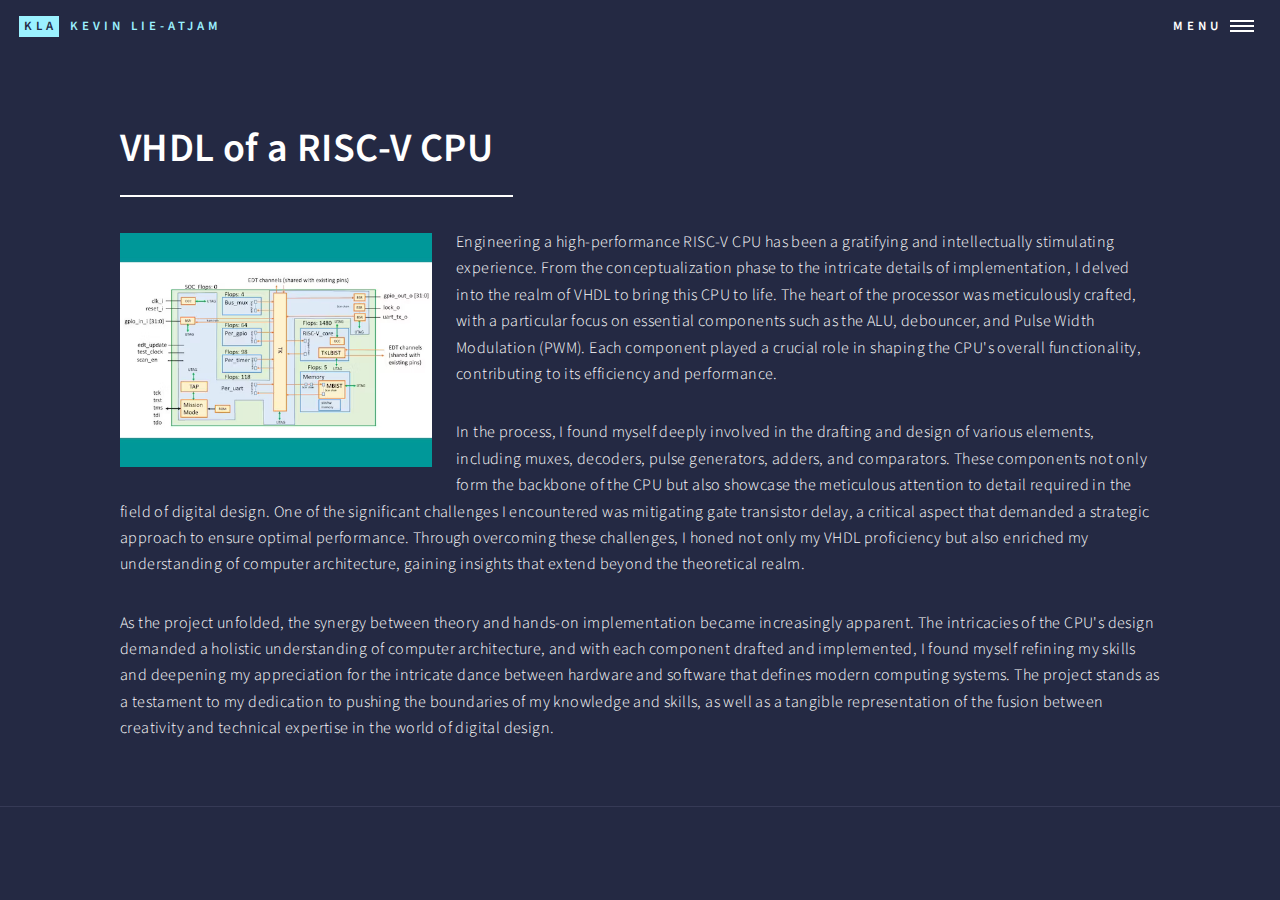
<file: risc-v.html>
<!DOCTYPE HTML>
<html>

<head>
	<title>RISC-V CPU - Kevin Lie-Atjam</title>
	<meta charset="utf-8" />
	<meta name="viewport" content="width=device-width, initial-scale=1, user-scalable=no" />
	<link rel="stylesheet" href="assets/css/main.css" />
	<noscript>
		<link rel="stylesheet" href="assets/css/noscript.css" />
	</noscript>
</head>

<body class="is-preload">

	<!-- Wrapper -->
	<div id="wrapper">

		<!-- Header -->
		<header id="header" class="alt">
			<a href="index.html" class="logo"><strong>KLA</strong> <span> Kevin Lie-Atjam</span></a>
			<nav>
				<a href="#menu">Menu</a>
			</nav>
		</header>

		<!-- Menu -->
		<nav id="menu">
			<ul class="links">
				<li><a href="index.html">Home</a></li>
				<li><a href="about.html">About Me</a></li>
				<li><a href="projects.html">Projects</a></li>
				<li><a href="contact.html">Contact</a></li>
			</ul>
		</nav>

		<!-- Main -->
		<div id="main" class="alt">

			<!-- One -->
			<section id="one">
				<div class="inner">
					<header class="major">
						<h1>VHDL of a RISC-V CPU</h1>
					</header>
					<span class="image left onload-image-fade-in"><img src="Website-Photos/risc-v.png" alt="" /></span>
					<p>Engineering a high-performance RISC-V CPU has been a gratifying and intellectually stimulating
						experience. From the conceptualization phase to the intricate details of implementation, I
						delved into the realm of VHDL to bring this CPU to life. The heart of the processor was
						meticulously crafted, with a particular focus on essential components such as the ALU,
						debouncer, and Pulse Width Modulation (PWM). Each component played a crucial role in shaping the
						CPU's overall functionality, contributing to its efficiency and performance.</p>
					<p>In the process, I found myself deeply involved in the drafting and design of various elements,
						including muxes, decoders, pulse generators, adders, and comparators. These components not only
						form the backbone of the CPU but also showcase the meticulous attention to detail required in
						the field of digital design. One of the significant challenges I encountered was mitigating gate
						transistor delay, a critical aspect that demanded a strategic approach to ensure optimal
						performance. Through overcoming these challenges, I honed not only my VHDL proficiency but also
						enriched my understanding of computer architecture, gaining insights that extend beyond the
						theoretical realm.
					</p>
					<p>As the project unfolded, the synergy between theory and hands-on implementation became
						increasingly apparent. The intricacies of the CPU's design demanded a holistic understanding of
						computer architecture, and with each component drafted and implemented, I found myself refining
						my skills and deepening my appreciation for the intricate dance between hardware and software
						that defines modern computing systems. The project stands as a testament to my dedication to
						pushing the boundaries of my knowledge and skills, as well as a tangible representation of the
						fusion between creativity and technical expertise in the world of digital design.</p>
				</div>
			</section>

		</div>

	</div>

	<!-- Scripts -->
	<script src="assets/js/jquery.min.js"></script>
	<script src="assets/js/jquery.scrolly.min.js"></script>
	<script src="assets/js/jquery.scrollex.min.js"></script>
	<script src="assets/js/browser.min.js"></script>
	<script src="assets/js/breakpoints.min.js"></script>
	<script src="assets/js/util.js"></script>
	<script src="assets/js/main.js"></script>

</body>

</html>
</file>
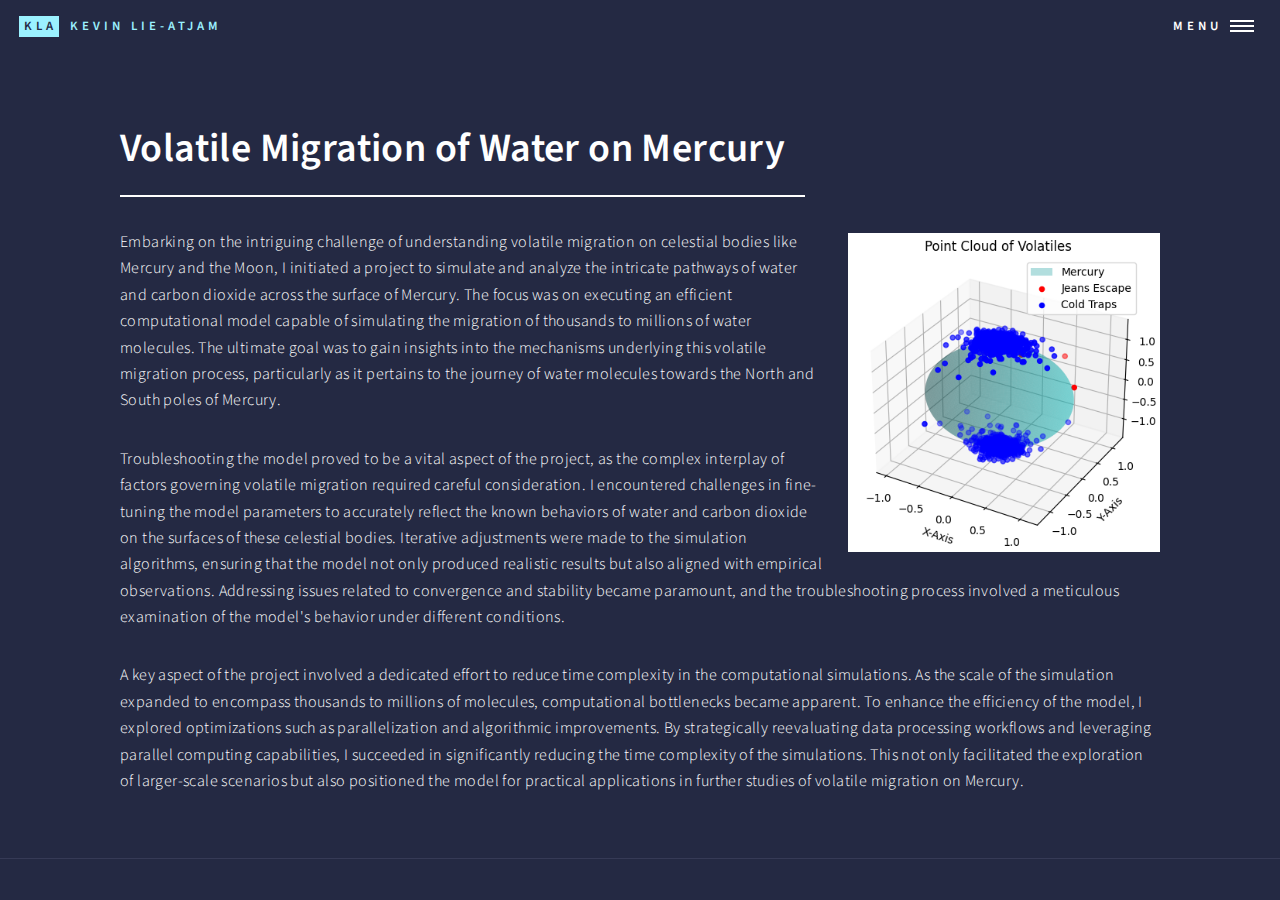
<file: volatile.html>
<!DOCTYPE HTML>
<html>

<head>
	<title>Volatile Migration - Kevin Lie-Atjam</title>
	<meta charset="utf-8" />
	<meta name="viewport" content="width=device-width, initial-scale=1, user-scalable=no" />
	<link rel="stylesheet" href="assets/css/main.css" />
	<noscript>
		<link rel="stylesheet" href="assets/css/noscript.css" />
	</noscript>
</head>

<body class="is-preload">

	<!-- Wrapper -->
	<div id="wrapper">

		<!-- Header -->
		<header id="header" class="alt">
			<a href="index.html" class="logo"><strong>KLA</strong> <span> Kevin Lie-Atjam</span></a>
			<nav>
				<a href="#menu">Menu</a>
			</nav>
		</header>

		<!-- Menu -->
		<nav id="menu">
			<ul class="links">
				<li><a href="index.html">Home</a></li>
				<li><a href="about.html">About Me</a></li>
				<li><a href="projects.html">Projects</a></li>
				<li><a href="contact.html">Contact</a></li>
			</ul>
		</nav>

		<!-- Main -->
		<div id="main" class="alt">

			<!-- One -->
			<section id="one">
				<div class="inner">
					<header class="major">
						<h1>Volatile Migration of Water on Mercury</h1>
					</header>
					<span class="image right onload-image-fade-in"><img src="Website-Photos/volatile.png"
							alt="" /></span>
					<p>
						Embarking on the intriguing challenge of understanding volatile migration on celestial bodies
						like Mercury and the Moon, I initiated a project to simulate and analyze the intricate pathways
						of water and carbon dioxide across the surface of Mercury. The focus was on executing an
						efficient computational model capable of simulating the migration of thousands to millions of
						water molecules. The ultimate goal was to gain insights into the mechanisms underlying this
						volatile migration process, particularly as it pertains to the journey of water molecules
						towards the North and South poles of Mercury.</p>
					<p>Troubleshooting the model proved to be a vital aspect of the project, as the complex interplay of
						factors governing volatile migration required careful consideration. I encountered challenges in
						fine-tuning the model parameters to accurately reflect the known behaviors of water and carbon
						dioxide on the surfaces of these celestial bodies. Iterative adjustments were made to the
						simulation algorithms, ensuring that the model not only produced realistic results but also
						aligned with empirical observations. Addressing issues related to convergence and stability
						became paramount, and the troubleshooting process involved a meticulous examination of the
						model's behavior under different conditions.
					</p>
					<p>A key aspect of the project involved a dedicated effort to reduce time complexity in the
						computational simulations. As the scale of the simulation expanded to encompass thousands to
						millions of molecules, computational bottlenecks became apparent. To enhance the efficiency of
						the model, I explored optimizations such as parallelization and algorithmic improvements. By
						strategically reevaluating data processing workflows and leveraging parallel computing
						capabilities, I succeeded in significantly reducing the time complexity of the simulations. This
						not only facilitated the exploration of larger-scale scenarios but also positioned the model for
						practical applications in further studies of volatile migration on Mercury.</p>
				</div>
			</section>

		</div>

	</div>

	<!-- Scripts -->
	<script src="assets/js/jquery.min.js"></script>
	<script src="assets/js/jquery.scrolly.min.js"></script>
	<script src="assets/js/jquery.scrollex.min.js"></script>
	<script src="assets/js/browser.min.js"></script>
	<script src="assets/js/breakpoints.min.js"></script>
	<script src="assets/js/util.js"></script>
	<script src="assets/js/main.js"></script>

</body>

</html>
</file>
<file: assets/css/noscript.css>
/* Banner */

body.is-preload #banner:after {
	opacity: 0.85;
}

body.is-preload #banner>.inner {
	-moz-filter: none;
	-webkit-filter: none;
	-ms-filter: none;
	filter: none;
	-moz-transform: none;
	-webkit-transform: none;
	-ms-transform: none;
	transform: none;
	opacity: 1;
}
</file>
<file: assets/css/main.css>
@import url(fontawesome-all.min.css);
@import url("https://fonts.googleapis.com/css?family=Source+Sans+Pro:300,300italic,600,600italic");


html,
body,
div,
span,
applet,
object,
iframe,
h1,
h2,
h3,
h4,
h5,
h6,
p,
blockquote,
pre,
a,
abbr,
acronym,
address,
big,
cite,
code,
del,
dfn,
em,
img,
ins,
kbd,
q,
s,
samp,
small,
strike,
strong,
sub,
sup,
tt,
var,
b,
u,
i,
center,
dl,
dt,
dd,
ol,
ul,
li,
fieldset,
form,
label,
legend,
table,
caption,
tbody,
tfoot,
thead,
tr,
th,
td,
article,
aside,
canvas,
details,
embed,
figure,
figcaption,
footer,
header,
hgroup,
menu,
nav,
output,
ruby,
section,
summary,
time,
mark,
audio,
video {
	margin: 0;
	padding: 0;
	border: 0;
	font-size: 100%;
	font: inherit;
	vertical-align: baseline;
}

article,
aside,
details,
figcaption,
figure,
footer,
header,
hgroup,
menu,
nav,
section {
	display: block;
}

body {
	line-height: 1;
}

ol,
ul {
	list-style: none;
}

blockquote,
q {
	quotes: none;
}

blockquote:before,
blockquote:after,
q:before,
q:after {
	content: '';
	content: none;
}

table {
	border-collapse: collapse;
	border-spacing: 0;
}

body {
	-webkit-text-size-adjust: none;
}

mark {
	background-color: transparent;
	color: inherit;
}

input::-moz-focus-inner {
	border: 0;
	padding: 0;
}

input,
select,
textarea {
	-moz-appearance: none;
	-webkit-appearance: none;
	-ms-appearance: none;
	appearance: none;
}

/* Basic */

@-ms-viewport {
	width: device-width;
}

body {
	-ms-overflow-style: scrollbar;
}

@media screen and (max-width: 480px) {

	html,
	body {
		min-width: 320px;
	}

}

html {
	box-sizing: border-box;
}

*,
*:before,
*:after {
	box-sizing: inherit;
}

body {
	background: #242943;
}

body.is-preload *,
body.is-preload *:before,
body.is-preload *:after {
	-moz-animation: none !important;
	-webkit-animation: none !important;
	-ms-animation: none !important;
	animation: none !important;
	-moz-transition: none !important;
	-webkit-transition: none !important;
	-ms-transition: none !important;
	transition: none !important;
}

/* Type */

body,
input,
select,
textarea {
	color: #ffffff;
	font-family: "Source Sans Pro", Helvetica, sans-serif;
	font-size: 17pt;
	font-weight: 300;
	letter-spacing: 0.025em;
	line-height: 1.65;
}

@media screen and (max-width: 1680px) {

	body,
	input,
	select,
	textarea {
		font-size: 14pt;
	}

}

@media screen and (max-width: 1280px) {

	body,
	input,
	select,
	textarea {
		font-size: 12pt;
	}

}

@media screen and (max-width: 360px) {

	body,
	input,
	select,
	textarea {
		font-size: 11pt;
	}

}

a {
	-moz-transition: color 0.2s ease-in-out, border-bottom-color 0.2s ease-in-out;
	-webkit-transition: color 0.2s ease-in-out, border-bottom-color 0.2s ease-in-out;
	-ms-transition: color 0.2s ease-in-out, border-bottom-color 0.2s ease-in-out;
	transition: color 0.2s ease-in-out, border-bottom-color 0.2s ease-in-out;
	border-bottom: dotted 1px;
	color: inherit;
	text-decoration: none;
}

a:hover {
	border-bottom-color: transparent;
	color: #9bf1ff !important;
}

a:active {
	color: #53e3fb !important;
}

strong,
b {
	color: #ffffff;
	font-weight: 600;
}

em,
i {
	font-style: italic;
}

p {
	margin: 0 0 2em 0;
}

h1,
h2,
h3,
h4,
h5,
h6 {
	color: #ffffff;
	font-weight: 600;
	line-height: 1.65;
	margin: 0 0 1em 0;
}

h1 a,
h2 a,
h3 a,
h4 a,
h5 a,
h6 a {
	color: inherit;
	border-bottom: 0;
}

h1 {
	font-size: 2.5em;
}

h2 {
	font-size: 1.75em;
}

h3 {
	font-size: 1.35em;
}

h4 {
	font-size: 1.1em;
}

h5 {
	font-size: 0.9em;
}

h6 {
	font-size: 0.7em;
}

@media screen and (max-width: 736px) {

	h1 {
		font-size: 2em;
	}

	h2 {
		font-size: 1.5em;
	}

	h3 {
		font-size: 1.25em;
	}

}

sub {
	font-size: 0.8em;
	position: relative;
	top: 0.5em;
}

sup {
	font-size: 0.8em;
	position: relative;
	top: -0.5em;
}

blockquote {
	border-left: solid 4px rgba(212, 212, 255, 0.1);
	font-style: italic;
	margin: 0 0 2em 0;
	padding: 0.5em 0 0.5em 2em;
}

code {
	background: rgba(212, 212, 255, 0.035);
	font-family: "Courier New", monospace;
	font-size: 0.9em;
	margin: 0 0.25em;
	padding: 0.25em 0.65em;
}

pre {
	-webkit-overflow-scrolling: touch;
	font-family: "Courier New", monospace;
	font-size: 0.9em;
	margin: 0 0 2em 0;
}

pre code {
	display: block;
	line-height: 1.75;
	padding: 1em 1.5em;
	overflow-x: auto;
}

hr {
	border: 0;
	border-bottom: solid 1px rgba(212, 212, 255, 0.1);
	margin: 2em 0;
}

hr.major {
	margin: 3em 0;
}

.align-left {
	text-align: left;
}

.align-center {
	text-align: center;
}

.align-right {
	text-align: right;
}

/* Row */

.row {
	display: flex;
	flex-wrap: wrap;
	box-sizing: border-box;
	align-items: stretch;
}

.row>* {
	box-sizing: border-box;
}

.row.gtr-uniform>*> :last-child {
	margin-bottom: 0;
}

.row.aln-left {
	justify-content: flex-start;
}

.row.aln-center {
	justify-content: center;
}

.row.aln-right {
	justify-content: flex-end;
}

.row.aln-top {
	align-items: flex-start;
}

.row.aln-middle {
	align-items: center;
}

.row.aln-bottom {
	align-items: flex-end;
}

.row>.imp {
	order: -1;
}

.row>.col-1 {
	width: 8.33333%;
}

.row>.off-1 {
	margin-left: 8.33333%;
}

.row>.col-2 {
	width: 16.66667%;
}

.row>.off-2 {
	margin-left: 16.66667%;
}

.row>.col-3 {
	width: 25%;
}

.row>.off-3 {
	margin-left: 25%;
}

.row>.col-4 {
	width: 33.33333%;
}

.row>.off-4 {
	margin-left: 33.33333%;
}

.row>.col-5 {
	width: 41.66667%;
}

.row>.off-5 {
	margin-left: 41.66667%;
}

.row>.col-6 {
	width: 50%;
}

.row>.off-6 {
	margin-left: 50%;
}

.row>.col-7 {
	width: 58.33333%;
}

.row>.off-7 {
	margin-left: 58.33333%;
}

.row>.col-8 {
	width: 66.66667%;
}

.row>.off-8 {
	margin-left: 66.66667%;
}

.row>.col-9 {
	width: 75%;
}

.row>.off-9 {
	margin-left: 75%;
}

.row>.col-10 {
	width: 83.33333%;
}

.row>.off-10 {
	margin-left: 83.33333%;
}

.row>.col-11 {
	width: 91.66667%;
}

.row>.off-11 {
	margin-left: 91.66667%;
}

.row>.col-12 {
	width: 100%;
}

.row>.off-12 {
	margin-left: 100%;
}

.row.gtr-0 {
	margin-top: 0;
	margin-left: 0em;
}

.row.gtr-0>* {
	padding: 0 0 0 0em;
}

.row.gtr-0.gtr-uniform {
	margin-top: 0em;
}

.row.gtr-0.gtr-uniform>* {
	padding-top: 0em;
}

.row.gtr-25 {
	margin-top: 0;
	margin-left: -0.5em;
}

.row.gtr-25>* {
	padding: 0 0 0 0.5em;
}

.row.gtr-25.gtr-uniform {
	margin-top: -0.5em;
}

.row.gtr-25.gtr-uniform>* {
	padding-top: 0.5em;
}

.row.gtr-50 {
	margin-top: 0;
	margin-left: -1em;
}

.row.gtr-50>* {
	padding: 0 0 0 1em;
}

.row.gtr-50.gtr-uniform {
	margin-top: -1em;
}

.row.gtr-50.gtr-uniform>* {
	padding-top: 1em;
}

.row {
	margin-top: 0;
	margin-left: -2em;
}

.row>* {
	padding: 0 0 0 2em;
}

.row.gtr-uniform {
	margin-top: -2em;
}

.row.gtr-uniform>* {
	padding-top: 2em;
}

.row.gtr-150 {
	margin-top: 0;
	margin-left: -3em;
}

.row.gtr-150>* {
	padding: 0 0 0 3em;
}

.row.gtr-150.gtr-uniform {
	margin-top: -3em;
}

.row.gtr-150.gtr-uniform>* {
	padding-top: 3em;
}

.row.gtr-200 {
	margin-top: 0;
	margin-left: -4em;
}

.row.gtr-200>* {
	padding: 0 0 0 4em;
}

.row.gtr-200.gtr-uniform {
	margin-top: -4em;
}

.row.gtr-200.gtr-uniform>* {
	padding-top: 4em;
}

@media screen and (max-width: 1680px) {

	.row {
		display: flex;
		flex-wrap: wrap;
		box-sizing: border-box;
		align-items: stretch;
	}

	.row>* {
		box-sizing: border-box;
	}

	.row.gtr-uniform>*> :last-child {
		margin-bottom: 0;
	}

	.row.aln-left {
		justify-content: flex-start;
	}

	.row.aln-center {
		justify-content: center;
	}

	.row.aln-right {
		justify-content: flex-end;
	}

	.row.aln-top {
		align-items: flex-start;
	}

	.row.aln-middle {
		align-items: center;
	}

	.row.aln-bottom {
		align-items: flex-end;
	}

	.row>.imp-xlarge {
		order: -1;
	}

	.row>.col-1-xlarge {
		width: 8.33333%;
	}

	.row>.off-1-xlarge {
		margin-left: 8.33333%;
	}

	.row>.col-2-xlarge {
		width: 16.66667%;
	}

	.row>.off-2-xlarge {
		margin-left: 16.66667%;
	}

	.row>.col-3-xlarge {
		width: 25%;
	}

	.row>.off-3-xlarge {
		margin-left: 25%;
	}

	.row>.col-4-xlarge {
		width: 33.33333%;
	}

	.row>.off-4-xlarge {
		margin-left: 33.33333%;
	}

	.row>.col-5-xlarge {
		width: 41.66667%;
	}

	.row>.off-5-xlarge {
		margin-left: 41.66667%;
	}

	.row>.col-6-xlarge {
		width: 50%;
	}

	.row>.off-6-xlarge {
		margin-left: 50%;
	}

	.row>.col-7-xlarge {
		width: 58.33333%;
	}

	.row>.off-7-xlarge {
		margin-left: 58.33333%;
	}

	.row>.col-8-xlarge {
		width: 66.66667%;
	}

	.row>.off-8-xlarge {
		margin-left: 66.66667%;
	}

	.row>.col-9-xlarge {
		width: 75%;
	}

	.row>.off-9-xlarge {
		margin-left: 75%;
	}

	.row>.col-10-xlarge {
		width: 83.33333%;
	}

	.row>.off-10-xlarge {
		margin-left: 83.33333%;
	}

	.row>.col-11-xlarge {
		width: 91.66667%;
	}

	.row>.off-11-xlarge {
		margin-left: 91.66667%;
	}

	.row>.col-12-xlarge {
		width: 100%;
	}

	.row>.off-12-xlarge {
		margin-left: 100%;
	}

	.row.gtr-0 {
		margin-top: 0;
		margin-left: 0em;
	}

	.row.gtr-0>* {
		padding: 0 0 0 0em;
	}

	.row.gtr-0.gtr-uniform {
		margin-top: 0em;
	}

	.row.gtr-0.gtr-uniform>* {
		padding-top: 0em;
	}

	.row.gtr-25 {
		margin-top: 0;
		margin-left: -0.5em;
	}

	.row.gtr-25>* {
		padding: 0 0 0 0.5em;
	}

	.row.gtr-25.gtr-uniform {
		margin-top: -0.5em;
	}

	.row.gtr-25.gtr-uniform>* {
		padding-top: 0.5em;
	}

	.row.gtr-50 {
		margin-top: 0;
		margin-left: -1em;
	}

	.row.gtr-50>* {
		padding: 0 0 0 1em;
	}

	.row.gtr-50.gtr-uniform {
		margin-top: -1em;
	}

	.row.gtr-50.gtr-uniform>* {
		padding-top: 1em;
	}

	.row {
		margin-top: 0;
		margin-left: -2em;
	}

	.row>* {
		padding: 0 0 0 2em;
	}

	.row.gtr-uniform {
		margin-top: -2em;
	}

	.row.gtr-uniform>* {
		padding-top: 2em;
	}

	.row.gtr-150 {
		margin-top: 0;
		margin-left: -3em;
	}

	.row.gtr-150>* {
		padding: 0 0 0 3em;
	}

	.row.gtr-150.gtr-uniform {
		margin-top: -3em;
	}

	.row.gtr-150.gtr-uniform>* {
		padding-top: 3em;
	}

	.row.gtr-200 {
		margin-top: 0;
		margin-left: -4em;
	}

	.row.gtr-200>* {
		padding: 0 0 0 4em;
	}

	.row.gtr-200.gtr-uniform {
		margin-top: -4em;
	}

	.row.gtr-200.gtr-uniform>* {
		padding-top: 4em;
	}

}

@media screen and (max-width: 1280px) {

	.row {
		display: flex;
		flex-wrap: wrap;
		box-sizing: border-box;
		align-items: stretch;
	}

	.row>* {
		box-sizing: border-box;
	}

	.row.gtr-uniform>*> :last-child {
		margin-bottom: 0;
	}

	.row.aln-left {
		justify-content: flex-start;
	}

	.row.aln-center {
		justify-content: center;
	}

	.row.aln-right {
		justify-content: flex-end;
	}

	.row.aln-top {
		align-items: flex-start;
	}

	.row.aln-middle {
		align-items: center;
	}

	.row.aln-bottom {
		align-items: flex-end;
	}

	.row>.imp-large {
		order: -1;
	}

	.row>.col-1-large {
		width: 8.33333%;
	}

	.row>.off-1-large {
		margin-left: 8.33333%;
	}

	.row>.col-2-large {
		width: 16.66667%;
	}

	.row>.off-2-large {
		margin-left: 16.66667%;
	}

	.row>.col-3-large {
		width: 25%;
	}

	.row>.off-3-large {
		margin-left: 25%;
	}

	.row>.col-4-large {
		width: 33.33333%;
	}

	.row>.off-4-large {
		margin-left: 33.33333%;
	}

	.row>.col-5-large {
		width: 41.66667%;
	}

	.row>.off-5-large {
		margin-left: 41.66667%;
	}

	.row>.col-6-large {
		width: 50%;
	}

	.row>.off-6-large {
		margin-left: 50%;
	}

	.row>.col-7-large {
		width: 58.33333%;
	}

	.row>.off-7-large {
		margin-left: 58.33333%;
	}

	.row>.col-8-large {
		width: 66.66667%;
	}

	.row>.off-8-large {
		margin-left: 66.66667%;
	}

	.row>.col-9-large {
		width: 75%;
	}

	.row>.off-9-large {
		margin-left: 75%;
	}

	.row>.col-10-large {
		width: 83.33333%;
	}

	.row>.off-10-large {
		margin-left: 83.33333%;
	}

	.row>.col-11-large {
		width: 91.66667%;
	}

	.row>.off-11-large {
		margin-left: 91.66667%;
	}

	.row>.col-12-large {
		width: 100%;
	}

	.row>.off-12-large {
		margin-left: 100%;
	}

	.row.gtr-0 {
		margin-top: 0;
		margin-left: 0em;
	}

	.row.gtr-0>* {
		padding: 0 0 0 0em;
	}

	.row.gtr-0.gtr-uniform {
		margin-top: 0em;
	}

	.row.gtr-0.gtr-uniform>* {
		padding-top: 0em;
	}

	.row.gtr-25 {
		margin-top: 0;
		margin-left: -0.375em;
	}

	.row.gtr-25>* {
		padding: 0 0 0 0.375em;
	}

	.row.gtr-25.gtr-uniform {
		margin-top: -0.375em;
	}

	.row.gtr-25.gtr-uniform>* {
		padding-top: 0.375em;
	}

	.row.gtr-50 {
		margin-top: 0;
		margin-left: -0.75em;
	}

	.row.gtr-50>* {
		padding: 0 0 0 0.75em;
	}

	.row.gtr-50.gtr-uniform {
		margin-top: -0.75em;
	}

	.row.gtr-50.gtr-uniform>* {
		padding-top: 0.75em;
	}

	.row {
		margin-top: 0;
		margin-left: -1.5em;
	}

	.row>* {
		padding: 0 0 0 1.5em;
	}

	.row.gtr-uniform {
		margin-top: -1.5em;
	}

	.row.gtr-uniform>* {
		padding-top: 1.5em;
	}

	.row.gtr-150 {
		margin-top: 0;
		margin-left: -2.25em;
	}

	.row.gtr-150>* {
		padding: 0 0 0 2.25em;
	}

	.row.gtr-150.gtr-uniform {
		margin-top: -2.25em;
	}

	.row.gtr-150.gtr-uniform>* {
		padding-top: 2.25em;
	}

	.row.gtr-200 {
		margin-top: 0;
		margin-left: -3em;
	}

	.row.gtr-200>* {
		padding: 0 0 0 3em;
	}

	.row.gtr-200.gtr-uniform {
		margin-top: -3em;
	}

	.row.gtr-200.gtr-uniform>* {
		padding-top: 3em;
	}

}

@media screen and (max-width: 980px) {

	.row {
		display: flex;
		flex-wrap: wrap;
		box-sizing: border-box;
		align-items: stretch;
	}

	.row>* {
		box-sizing: border-box;
	}

	.row.gtr-uniform>*> :last-child {
		margin-bottom: 0;
	}

	.row.aln-left {
		justify-content: flex-start;
	}

	.row.aln-center {
		justify-content: center;
	}

	.row.aln-right {
		justify-content: flex-end;
	}

	.row.aln-top {
		align-items: flex-start;
	}

	.row.aln-middle {
		align-items: center;
	}

	.row.aln-bottom {
		align-items: flex-end;
	}

	.row>.imp-medium {
		order: -1;
	}

	.row>.col-1-medium {
		width: 8.33333%;
	}

	.row>.off-1-medium {
		margin-left: 8.33333%;
	}

	.row>.col-2-medium {
		width: 16.66667%;
	}

	.row>.off-2-medium {
		margin-left: 16.66667%;
	}

	.row>.col-3-medium {
		width: 25%;
	}

	.row>.off-3-medium {
		margin-left: 25%;
	}

	.row>.col-4-medium {
		width: 33.33333%;
	}

	.row>.off-4-medium {
		margin-left: 33.33333%;
	}

	.row>.col-5-medium {
		width: 41.66667%;
	}

	.row>.off-5-medium {
		margin-left: 41.66667%;
	}

	.row>.col-6-medium {
		width: 50%;
	}

	.row>.off-6-medium {
		margin-left: 50%;
	}

	.row>.col-7-medium {
		width: 58.33333%;
	}

	.row>.off-7-medium {
		margin-left: 58.33333%;
	}

	.row>.col-8-medium {
		width: 66.66667%;
	}

	.row>.off-8-medium {
		margin-left: 66.66667%;
	}

	.row>.col-9-medium {
		width: 75%;
	}

	.row>.off-9-medium {
		margin-left: 75%;
	}

	.row>.col-10-medium {
		width: 83.33333%;
	}

	.row>.off-10-medium {
		margin-left: 83.33333%;
	}

	.row>.col-11-medium {
		width: 91.66667%;
	}

	.row>.off-11-medium {
		margin-left: 91.66667%;
	}

	.row>.col-12-medium {
		width: 100%;
	}

	.row>.off-12-medium {
		margin-left: 100%;
	}

	.row.gtr-0 {
		margin-top: 0;
		margin-left: 0em;
	}

	.row.gtr-0>* {
		padding: 0 0 0 0em;
	}

	.row.gtr-0.gtr-uniform {
		margin-top: 0em;
	}

	.row.gtr-0.gtr-uniform>* {
		padding-top: 0em;
	}

	.row.gtr-25 {
		margin-top: 0;
		margin-left: -0.375em;
	}

	.row.gtr-25>* {
		padding: 0 0 0 0.375em;
	}

	.row.gtr-25.gtr-uniform {
		margin-top: -0.375em;
	}

	.row.gtr-25.gtr-uniform>* {
		padding-top: 0.375em;
	}

	.row.gtr-50 {
		margin-top: 0;
		margin-left: -0.75em;
	}

	.row.gtr-50>* {
		padding: 0 0 0 0.75em;
	}

	.row.gtr-50.gtr-uniform {
		margin-top: -0.75em;
	}

	.row.gtr-50.gtr-uniform>* {
		padding-top: 0.75em;
	}

	.row {
		margin-top: 0;
		margin-left: -1.5em;
	}

	.row>* {
		padding: 0 0 0 1.5em;
	}

	.row.gtr-uniform {
		margin-top: -1.5em;
	}

	.row.gtr-uniform>* {
		padding-top: 1.5em;
	}

	.row.gtr-150 {
		margin-top: 0;
		margin-left: -2.25em;
	}

	.row.gtr-150>* {
		padding: 0 0 0 2.25em;
	}

	.row.gtr-150.gtr-uniform {
		margin-top: -2.25em;
	}

	.row.gtr-150.gtr-uniform>* {
		padding-top: 2.25em;
	}

	.row.gtr-200 {
		margin-top: 0;
		margin-left: -3em;
	}

	.row.gtr-200>* {
		padding: 0 0 0 3em;
	}

	.row.gtr-200.gtr-uniform {
		margin-top: -3em;
	}

	.row.gtr-200.gtr-uniform>* {
		padding-top: 3em;
	}

}

@media screen and (max-width: 736px) {

	.row {
		display: flex;
		flex-wrap: wrap;
		box-sizing: border-box;
		align-items: stretch;
	}

	.row>* {
		box-sizing: border-box;
	}

	.row.gtr-uniform>*> :last-child {
		margin-bottom: 0;
	}

	.row.aln-left {
		justify-content: flex-start;
	}

	.row.aln-center {
		justify-content: center;
	}

	.row.aln-right {
		justify-content: flex-end;
	}

	.row.aln-top {
		align-items: flex-start;
	}

	.row.aln-middle {
		align-items: center;
	}

	.row.aln-bottom {
		align-items: flex-end;
	}

	.row>.imp-small {
		order: -1;
	}

	.row>.col-1-small {
		width: 8.33333%;
	}

	.row>.off-1-small {
		margin-left: 8.33333%;
	}

	.row>.col-2-small {
		width: 16.66667%;
	}

	.row>.off-2-small {
		margin-left: 16.66667%;
	}

	.row>.col-3-small {
		width: 25%;
	}

	.row>.off-3-small {
		margin-left: 25%;
	}

	.row>.col-4-small {
		width: 33.33333%;
	}

	.row>.off-4-small {
		margin-left: 33.33333%;
	}

	.row>.col-5-small {
		width: 41.66667%;
	}

	.row>.off-5-small {
		margin-left: 41.66667%;
	}

	.row>.col-6-small {
		width: 50%;
	}

	.row>.off-6-small {
		margin-left: 50%;
	}

	.row>.col-7-small {
		width: 58.33333%;
	}

	.row>.off-7-small {
		margin-left: 58.33333%;
	}

	.row>.col-8-small {
		width: 66.66667%;
	}

	.row>.off-8-small {
		margin-left: 66.66667%;
	}

	.row>.col-9-small {
		width: 75%;
	}

	.row>.off-9-small {
		margin-left: 75%;
	}

	.row>.col-10-small {
		width: 83.33333%;
	}

	.row>.off-10-small {
		margin-left: 83.33333%;
	}

	.row>.col-11-small {
		width: 91.66667%;
	}

	.row>.off-11-small {
		margin-left: 91.66667%;
	}

	.row>.col-12-small {
		width: 100%;
	}

	.row>.off-12-small {
		margin-left: 100%;
	}

	.row.gtr-0 {
		margin-top: 0;
		margin-left: 0em;
	}

	.row.gtr-0>* {
		padding: 0 0 0 0em;
	}

	.row.gtr-0.gtr-uniform {
		margin-top: 0em;
	}

	.row.gtr-0.gtr-uniform>* {
		padding-top: 0em;
	}

	.row.gtr-25 {
		margin-top: 0;
		margin-left: -0.3125em;
	}

	.row.gtr-25>* {
		padding: 0 0 0 0.3125em;
	}

	.row.gtr-25.gtr-uniform {
		margin-top: -0.3125em;
	}

	.row.gtr-25.gtr-uniform>* {
		padding-top: 0.3125em;
	}

	.row.gtr-50 {
		margin-top: 0;
		margin-left: -0.625em;
	}

	.row.gtr-50>* {
		padding: 0 0 0 0.625em;
	}

	.row.gtr-50.gtr-uniform {
		margin-top: -0.625em;
	}

	.row.gtr-50.gtr-uniform>* {
		padding-top: 0.625em;
	}

	.row {
		margin-top: 0;
		margin-left: -1.25em;
	}

	.row>* {
		padding: 0 0 0 1.25em;
	}

	.row.gtr-uniform {
		margin-top: -1.25em;
	}

	.row.gtr-uniform>* {
		padding-top: 1.25em;
	}

	.row.gtr-150 {
		margin-top: 0;
		margin-left: -1.875em;
	}

	.row.gtr-150>* {
		padding: 0 0 0 1.875em;
	}

	.row.gtr-150.gtr-uniform {
		margin-top: -1.875em;
	}

	.row.gtr-150.gtr-uniform>* {
		padding-top: 1.875em;
	}

	.row.gtr-200 {
		margin-top: 0;
		margin-left: -2.5em;
	}

	.row.gtr-200>* {
		padding: 0 0 0 2.5em;
	}

	.row.gtr-200.gtr-uniform {
		margin-top: -2.5em;
	}

	.row.gtr-200.gtr-uniform>* {
		padding-top: 2.5em;
	}

}

@media screen and (max-width: 480px) {

	.row {
		display: flex;
		flex-wrap: wrap;
		box-sizing: border-box;
		align-items: stretch;
	}

	.row>* {
		box-sizing: border-box;
	}

	.row.gtr-uniform>*> :last-child {
		margin-bottom: 0;
	}

	.row.aln-left {
		justify-content: flex-start;
	}

	.row.aln-center {
		justify-content: center;
	}

	.row.aln-right {
		justify-content: flex-end;
	}

	.row.aln-top {
		align-items: flex-start;
	}

	.row.aln-middle {
		align-items: center;
	}

	.row.aln-bottom {
		align-items: flex-end;
	}

	.row>.imp-xsmall {
		order: -1;
	}

	.row>.col-1-xsmall {
		width: 8.33333%;
	}

	.row>.off-1-xsmall {
		margin-left: 8.33333%;
	}

	.row>.col-2-xsmall {
		width: 16.66667%;
	}

	.row>.off-2-xsmall {
		margin-left: 16.66667%;
	}

	.row>.col-3-xsmall {
		width: 25%;
	}

	.row>.off-3-xsmall {
		margin-left: 25%;
	}

	.row>.col-4-xsmall {
		width: 33.33333%;
	}

	.row>.off-4-xsmall {
		margin-left: 33.33333%;
	}

	.row>.col-5-xsmall {
		width: 41.66667%;
	}

	.row>.off-5-xsmall {
		margin-left: 41.66667%;
	}

	.row>.col-6-xsmall {
		width: 50%;
	}

	.row>.off-6-xsmall {
		margin-left: 50%;
	}

	.row>.col-7-xsmall {
		width: 58.33333%;
	}

	.row>.off-7-xsmall {
		margin-left: 58.33333%;
	}

	.row>.col-8-xsmall {
		width: 66.66667%;
	}

	.row>.off-8-xsmall {
		margin-left: 66.66667%;
	}

	.row>.col-9-xsmall {
		width: 75%;
	}

	.row>.off-9-xsmall {
		margin-left: 75%;
	}

	.row>.col-10-xsmall {
		width: 83.33333%;
	}

	.row>.off-10-xsmall {
		margin-left: 83.33333%;
	}

	.row>.col-11-xsmall {
		width: 91.66667%;
	}

	.row>.off-11-xsmall {
		margin-left: 91.66667%;
	}

	.row>.col-12-xsmall {
		width: 100%;
	}

	.row>.off-12-xsmall {
		margin-left: 100%;
	}

	.row.gtr-0 {
		margin-top: 0;
		margin-left: 0em;
	}

	.row.gtr-0>* {
		padding: 0 0 0 0em;
	}

	.row.gtr-0.gtr-uniform {
		margin-top: 0em;
	}

	.row.gtr-0.gtr-uniform>* {
		padding-top: 0em;
	}

	.row.gtr-25 {
		margin-top: 0;
		margin-left: -0.3125em;
	}

	.row.gtr-25>* {
		padding: 0 0 0 0.3125em;
	}

	.row.gtr-25.gtr-uniform {
		margin-top: -0.3125em;
	}

	.row.gtr-25.gtr-uniform>* {
		padding-top: 0.3125em;
	}

	.row.gtr-50 {
		margin-top: 0;
		margin-left: -0.625em;
	}

	.row.gtr-50>* {
		padding: 0 0 0 0.625em;
	}

	.row.gtr-50.gtr-uniform {
		margin-top: -0.625em;
	}

	.row.gtr-50.gtr-uniform>* {
		padding-top: 0.625em;
	}

	.row {
		margin-top: 0;
		margin-left: -1.25em;
	}

	.row>* {
		padding: 0 0 0 1.25em;
	}

	.row.gtr-uniform {
		margin-top: -1.25em;
	}

	.row.gtr-uniform>* {
		padding-top: 1.25em;
	}

	.row.gtr-150 {
		margin-top: 0;
		margin-left: -1.875em;
	}

	.row.gtr-150>* {
		padding: 0 0 0 1.875em;
	}

	.row.gtr-150.gtr-uniform {
		margin-top: -1.875em;
	}

	.row.gtr-150.gtr-uniform>* {
		padding-top: 1.875em;
	}

	.row.gtr-200 {
		margin-top: 0;
		margin-left: -2.5em;
	}

	.row.gtr-200>* {
		padding: 0 0 0 2.5em;
	}

	.row.gtr-200.gtr-uniform {
		margin-top: -2.5em;
	}

	.row.gtr-200.gtr-uniform>* {
		padding-top: 2.5em;
	}

}

/* Section/Article */

section.special,
article.special {
	text-align: center;
}

header.major {
	width: -moz-max-content;
	width: -webkit-max-content;
	width: -ms-max-content;
	width: max-content;
	margin-bottom: 2em;
}

header.major> :first-child {
	margin-bottom: 0;
	width: calc(100% + 0.5em);
}

header.major> :first-child:after {
	content: '';
	background-color: #ffffff;
	display: block;
	height: 2px;
	margin: 0.325em 0 0.5em 0;
	width: 100%;
}

header.major>p {
	font-size: 0.7em;
	font-weight: 600;
	letter-spacing: 0.25em;
	margin-bottom: 0;
	text-transform: uppercase;
}

body.is-ie header.major> :first-child:after {
	max-width: 9em;
}

body.is-ie header.major>h1:after {
	max-width: 100% !important;
}

@media screen and (max-width: 736px) {

	header.major>p br {
		display: none;
	}

}

/* Form */

form {
	margin: 0 0 2em 0;
}

form> :last-child {
	margin-bottom: 0;
}

form>.fields {
	display: -moz-flex;
	display: -webkit-flex;
	display: -ms-flex;
	display: flex;
	-moz-flex-wrap: wrap;
	-webkit-flex-wrap: wrap;
	-ms-flex-wrap: wrap;
	flex-wrap: wrap;
	width: calc(100% + 3em);
	margin: -1.5em 0 2em -1.5em;
}

form>.fields>.field {
	-moz-flex-grow: 0;
	-webkit-flex-grow: 0;
	-ms-flex-grow: 0;
	flex-grow: 0;
	-moz-flex-shrink: 0;
	-webkit-flex-shrink: 0;
	-ms-flex-shrink: 0;
	flex-shrink: 0;
	padding: 1.5em 0 0 1.5em;
	width: calc(100% - 1.5em);
}

form>.fields>.field.half {
	width: calc(50% - 0.75em);
}

form>.fields>.field.third {
	width: calc(100%/3 - 0.5em);
}

form>.fields>.field.quarter {
	width: calc(25% - 0.375em);
}

@media screen and (max-width: 480px) {

	form>.fields {
		width: calc(100% + 3em);
		margin: -1.5em 0 2em -1.5em;
	}

	form>.fields>.field {
		padding: 1.5em 0 0 1.5em;
		width: calc(100% - 1.5em);
	}

	form>.fields>.field.half {
		width: calc(100% - 1.5em);
	}

	form>.fields>.field.third {
		width: calc(100% - 1.5em);
	}

	form>.fields>.field.quarter {
		width: calc(100% - 1.5em);
	}

}

label {
	color: #ffffff;
	display: block;
	font-size: 0.8em;
	font-weight: 600;
	letter-spacing: 0.25em;
	margin: 0 0 1em 0;
	text-transform: uppercase;
}

input[type="text"],
input[type="password"],
input[type="email"],
input[type="tel"],
input[type="search"],
input[type="url"],
select,
textarea {
	-moz-appearance: none;
	-webkit-appearance: none;
	-ms-appearance: none;
	appearance: none;
	background: rgba(212, 212, 255, 0.035);
	border: none;
	border-radius: 0;
	color: inherit;
	display: block;
	outline: 0;
	padding: 0 1em;
	text-decoration: none;
	width: 100%;
}

input[type="text"]:invalid,
input[type="password"]:invalid,
input[type="email"]:invalid,
input[type="tel"]:invalid,
input[type="search"]:invalid,
input[type="url"]:invalid,
select:invalid,
textarea:invalid {
	box-shadow: none;
}

input[type="text"]:focus,
input[type="password"]:focus,
input[type="email"]:focus,
input[type="tel"]:focus,
input[type="search"]:focus,
input[type="url"]:focus,
select:focus,
textarea:focus {
	border-color: #9bf1ff;
	box-shadow: 0 0 0 2px #9bf1ff;
}

select {
	background-image: url("data:image/svg+xml;charset=utf8,%3Csvg xmlns='http://www.w3.org/2000/svg' width='40' height='40' preserveAspectRatio='none' viewBox='0 0 40 40'%3E%3Cpath d='M9.4,12.3l10.4,10.4l10.4-10.4c0.2-0.2,0.5-0.4,0.9-0.4c0.3,0,0.6,0.1,0.9,0.4l3.3,3.3c0.2,0.2,0.4,0.5,0.4,0.9 c0,0.4-0.1,0.6-0.4,0.9L20.7,31.9c-0.2,0.2-0.5,0.4-0.9,0.4c-0.3,0-0.6-0.1-0.9-0.4L4.3,17.3c-0.2-0.2-0.4-0.5-0.4-0.9 c0-0.4,0.1-0.6,0.4-0.9l3.3-3.3c0.2-0.2,0.5-0.4,0.9-0.4S9.1,12.1,9.4,12.3z' fill='rgba(212, 212, 255, 0.1)' /%3E%3C/svg%3E");
	background-size: 1.25rem;
	background-repeat: no-repeat;
	background-position: calc(100% - 1rem) center;
	height: 2.75em;
	padding-right: 2.75em;
	text-overflow: ellipsis;
}

select option {
	color: #ffffff;
	background: #242943;
}

select:focus::-ms-value {
	background-color: transparent;
}

select::-ms-expand {
	display: none;
}

input[type="text"],
input[type="password"],
input[type="email"],
input[type="tel"],
input[type="search"],
input[type="url"],
select {
	height: 2.75em;
}

textarea {
	padding: 0.75em 1em;
}

input[type="checkbox"],
input[type="radio"] {
	-moz-appearance: none;
	-webkit-appearance: none;
	-ms-appearance: none;
	appearance: none;
	display: block;
	float: left;
	margin-right: -2em;
	opacity: 0;
	width: 1em;
	z-index: -1;
}

input[type="checkbox"]+label,
input[type="radio"]+label {
	text-decoration: none;
	color: #ffffff;
	cursor: pointer;
	display: inline-block;
	font-weight: 300;
	padding-left: 2.65em;
	padding-right: 0.75em;
	position: relative;
}

input[type="checkbox"]+label:before,
input[type="radio"]+label:before {
	-moz-osx-font-smoothing: grayscale;
	-webkit-font-smoothing: antialiased;
	display: inline-block;
	font-style: normal;
	font-variant: normal;
	text-rendering: auto;
	line-height: 1;
	text-transform: none !important;
	font-family: 'Font Awesome 5 Free';
	font-weight: 900;
}

input[type="checkbox"]+label:before,
input[type="radio"]+label:before {
	background: rgba(212, 212, 255, 0.035);
	content: '';
	display: inline-block;
	font-size: 0.8em;
	height: 2.0625em;
	left: 0;
	letter-spacing: 0;
	line-height: 2.0625em;
	position: absolute;
	text-align: center;
	top: 0;
	width: 2.0625em;
}

input[type="checkbox"]:checked+label:before,
input[type="radio"]:checked+label:before {
	background: #ffffff;
	border-color: #9bf1ff;
	content: '\f00c';
	color: #242943;
}

input[type="checkbox"]:focus+label:before,
input[type="radio"]:focus+label:before {
	box-shadow: 0 0 0 2px #9bf1ff;
}

input[type="radio"]+label:before {
	border-radius: 100%;
}

::-webkit-input-placeholder {
	color: rgba(244, 244, 255, 0.2) !important;
	opacity: 1.0;
}

:-moz-placeholder {
	color: rgba(244, 244, 255, 0.2) !important;
	opacity: 1.0;
}

::-moz-placeholder {
	color: rgba(244, 244, 255, 0.2) !important;
	opacity: 1.0;
}

:-ms-input-placeholder {
	color: rgba(244, 244, 255, 0.2) !important;
	opacity: 1.0;
}

/* Box */

.box {
	border: solid 1px rgba(212, 212, 255, 0.1);
	margin-bottom: 2em;
	padding: 1.5em;
}

.box> :last-child,
.box> :last-child> :last-child,
.box> :last-child> :last-child> :last-child {
	margin-bottom: 0;
}

.box.alt {
	border: 0;
	border-radius: 0;
	padding: 0;
}

/* Icon */

.icon {
	text-decoration: none;
	border-bottom: none;
	position: relative;
}

.icon:before {
	-moz-osx-font-smoothing: grayscale;
	-webkit-font-smoothing: antialiased;
	display: inline-block;
	font-style: normal;
	font-variant: normal;
	text-rendering: auto;
	line-height: 1;
	text-transform: none !important;
	font-family: 'Font Awesome 5 Free';
	font-weight: 400;
}

.icon>.label {
	display: none;
}

.icon:before {
	line-height: inherit;
}

.icon.solid:before {
	font-weight: 900;
}

.icon.brands:before {
	font-family: 'Font Awesome 5 Brands';
}

.icon.alt:before {
	background-color: #ffffff;
	border-radius: 100%;
	color: #242943;
	display: inline-block;
	height: 2em;
	line-height: 2em;
	text-align: center;
	width: 2em;
}

a.icon.alt:before {
	-moz-transition: background-color 0.2s ease-in-out;
	-webkit-transition: background-color 0.2s ease-in-out;
	-ms-transition: background-color 0.2s ease-in-out;
	transition: background-color 0.2s ease-in-out;
}

a.icon.alt:hover:before {
	background-color: #6fc3df;
}

a.icon.alt:active:before {
	background-color: #37a6cb;
}

/* Image */

.image {
	border: 0;
	display: inline-block;
	position: relative;
}

.image img {
	display: block;
}

.image.left,
.image.right {
	max-width: 30%;
}

.image.left img,
.image.right img {
	width: 100%;
}

.image.left {
	float: left;
	margin: 0 1.5em 1.25em 0;
	top: 0.25em;
}

.image.right {
	float: right;
	margin: 0 0 1.25em 1.5em;
	top: 0.25em;
}

.image.fit {
	display: block;
	margin: 0 0 2em 0;
	width: 100%;
}

.image.fit img {
	width: 100%;
}

.image.main {
	display: block;
	margin: 2.5em 0;
	width: 100%;
}

.image.main img {
	width: 100%;
}

@media screen and (max-width: 736px) {

	.image.main {
		margin: 1.5em 0;
	}

}

/* List */

ol {
	list-style: decimal;
	margin: 0 0 2em 0;
	padding-left: 1.25em;
}

ol li {
	padding-left: 0.25em;
}

ul {
	list-style: disc;
	margin: 0 0 2em 0;
	padding-left: 1em;
}

ul li {
	padding-left: 0.5em;
}

ul.alt {
	list-style: none;
	padding-left: 0;
}

ul.alt li {
	border-top: solid 1px rgba(212, 212, 255, 0.1);
	padding: 0.5em 0;
}

ul.alt li:first-child {
	border-top: 0;
	padding-top: 0;
}

dl {
	margin: 0 0 2em 0;
}

dl dt {
	display: block;
	font-weight: 600;
	margin: 0 0 1em 0;
}

dl dd {
	margin-left: 2em;
}

/* Actions */

ul.actions {
	display: -moz-flex;
	display: -webkit-flex;
	display: -ms-flex;
	display: flex;
	cursor: default;
	list-style: none;
	margin-left: -1em;
	padding-left: 0;
}

ul.actions li {
	padding: 0 0 0 1em;
	vertical-align: middle;
}

ul.actions.special {
	-moz-justify-content: center;
	-webkit-justify-content: center;
	-ms-justify-content: center;
	justify-content: center;
	width: 100%;
	margin-left: 0;
}

ul.actions.special li:first-child {
	padding-left: 0;
}

ul.actions.stacked {
	-moz-flex-direction: column;
	-webkit-flex-direction: column;
	-ms-flex-direction: column;
	flex-direction: column;
	margin-left: 0;
}

ul.actions.stacked li {
	padding: 1.3em 0 0 0;
}

ul.actions.stacked li:first-child {
	padding-top: 0;
}

ul.actions.fit {
	width: calc(100% + 1em);
}

ul.actions.fit li {
	-moz-flex-grow: 1;
	-webkit-flex-grow: 1;
	-ms-flex-grow: 1;
	flex-grow: 1;
	-moz-flex-shrink: 1;
	-webkit-flex-shrink: 1;
	-ms-flex-shrink: 1;
	flex-shrink: 1;
	width: 100%;
}

ul.actions.fit li>* {
	width: 100%;
}

ul.actions.fit.stacked {
	width: 100%;
}

/* Icons */

ul.icons {
	cursor: default;
	list-style: none;
	padding-left: 0;
}

ul.icons li {
	display: inline-block;
	padding: 0 1em 0 0;
}

ul.icons li:last-child {
	padding-right: 0;
}

@media screen and (max-width: 736px) {

	ul.icons li {
		padding: 0 0.75em 0 0;
	}

}

/* Pagination */

ul.pagination {
	cursor: default;
	list-style: none;
	padding-left: 0;
}

ul.pagination li {
	display: inline-block;
	padding-left: 0;
	vertical-align: middle;
}

ul.pagination li>.page {
	-moz-transition: background-color 0.2s ease-in-out, color 0.2s ease-in-out;
	-webkit-transition: background-color 0.2s ease-in-out, color 0.2s ease-in-out;
	-ms-transition: background-color 0.2s ease-in-out, color 0.2s ease-in-out;
	transition: background-color 0.2s ease-in-out, color 0.2s ease-in-out;
	border-bottom: 0;
	display: inline-block;
	font-size: 0.8em;
	font-weight: 600;
	height: 1.5em;
	line-height: 1.5em;
	margin: 0 0.125em;
	min-width: 1.5em;
	padding: 0 0.5em;
	text-align: center;
}

ul.pagination li>.page.active {
	background-color: #ffffff;
	color: #242943;
}

ul.pagination li>.page.active:hover {
	background-color: #9bf1ff;
	color: #242943 !important;
}

ul.pagination li>.page.active:active {
	background-color: #53e3fb;
}

ul.pagination li:first-child {
	padding-right: 0.75em;
}

ul.pagination li:last-child {
	padding-left: 0.75em;
}

@media screen and (max-width: 480px) {

	ul.pagination li:nth-child(n+2):nth-last-child(n+2) {
		display: none;
	}

	ul.pagination li:first-child {
		padding-right: 0;
	}

}

/* Table */

.table-wrapper {
	-webkit-overflow-scrolling: touch;
	overflow-x: auto;
}

table {
	margin: 0 0 2em 0;
	width: 100%;
}

table tbody tr {
	border: solid 1px rgba(212, 212, 255, 0.1);
	border-left: 0;
	border-right: 0;
}

table tbody tr:nth-child(2n + 1) {
	background-color: rgba(212, 212, 255, 0.035);
}

table td {
	padding: 0.75em 0.75em;
}

table th {
	color: #ffffff;
	font-size: 0.9em;
	font-weight: 600;
	padding: 0 0.75em 0.75em 0.75em;
	text-align: left;
}

table thead {
	border-bottom: solid 2px rgba(212, 212, 255, 0.1);
}

table tfoot {
	border-top: solid 2px rgba(212, 212, 255, 0.1);
}

table.alt {
	border-collapse: separate;
}

table.alt tbody tr td {
	border: solid 1px rgba(212, 212, 255, 0.1);
	border-left-width: 0;
	border-top-width: 0;
}

table.alt tbody tr td:first-child {
	border-left-width: 1px;
}

table.alt tbody tr:first-child td {
	border-top-width: 1px;
}

table.alt thead {
	border-bottom: 0;
}

table.alt tfoot {
	border-top: 0;
}

/* Button */

input[type="submit"],
input[type="reset"],
input[type="button"],
button,
.button {
	-moz-appearance: none;
	-webkit-appearance: none;
	-ms-appearance: none;
	appearance: none;
	-moz-transition: background-color 0.2s ease-in-out, box-shadow 0.2s ease-in-out, color 0.2s ease-in-out;
	-webkit-transition: background-color 0.2s ease-in-out, box-shadow 0.2s ease-in-out, color 0.2s ease-in-out;
	-ms-transition: background-color 0.2s ease-in-out, box-shadow 0.2s ease-in-out, color 0.2s ease-in-out;
	transition: background-color 0.2s ease-in-out, box-shadow 0.2s ease-in-out, color 0.2s ease-in-out;
	background-color: transparent;
	border: 0;
	border-radius: 0;
	box-shadow: inset 0 0 0 2px #ffffff;
	color: #ffffff;
	cursor: pointer;
	display: inline-block;
	font-size: 0.8em;
	font-weight: 600;
	height: 3.5em;
	letter-spacing: 0.25em;
	line-height: 3.5em;
	padding: 0 1.75em;
	text-align: center;
	text-decoration: none;
	text-transform: uppercase;
	white-space: nowrap;
}

input[type="submit"]:hover,
input[type="submit"]:active,
input[type="reset"]:hover,
input[type="reset"]:active,
input[type="button"]:hover,
input[type="button"]:active,
button:hover,
button:active,
.button:hover,
.button:active {
	box-shadow: inset 0 0 0 2px #9bf1ff;
	color: #9bf1ff;
}

input[type="submit"]:active,
input[type="reset"]:active,
input[type="button"]:active,
button:active,
.button:active {
	background-color: rgba(155, 241, 255, 0.1);
	box-shadow: inset 0 0 0 2px #53e3fb;
	color: #53e3fb;
}

input[type="submit"].icon:before,
input[type="reset"].icon:before,
input[type="button"].icon:before,
button.icon:before,
.button.icon:before {
	margin-right: 0.5em;
}

input[type="submit"].fit,
input[type="reset"].fit,
input[type="button"].fit,
button.fit,
.button.fit {
	width: 100%;
}

input[type="submit"].small,
input[type="reset"].small,
input[type="button"].small,
button.small,
.button.small {
	font-size: 0.6em;
}

input[type="submit"].large,
input[type="reset"].large,
input[type="button"].large,
button.large,
.button.large {
	font-size: 1.25em;
	height: 3em;
	line-height: 3em;
}

input[type="submit"].next,
input[type="reset"].next,
input[type="button"].next,
button.next,
.button.next {
	padding-right: 4.5em;
	position: relative;
}

input[type="submit"].next:before,
input[type="submit"].next:after,
input[type="reset"].next:before,
input[type="reset"].next:after,
input[type="button"].next:before,
input[type="button"].next:after,
button.next:before,
button.next:after,
.button.next:before,
.button.next:after {
	-moz-transition: opacity 0.2s ease-in-out;
	-webkit-transition: opacity 0.2s ease-in-out;
	-ms-transition: opacity 0.2s ease-in-out;
	transition: opacity 0.2s ease-in-out;
	background-position: center right;
	background-repeat: no-repeat;
	background-size: 36px 24px;
	content: '';
	display: block;
	height: 100%;
	position: absolute;
	right: 1.5em;
	top: 0;
	vertical-align: middle;
	width: 36px;
}

input[type="submit"].next:before,
input[type="reset"].next:before,
input[type="button"].next:before,
button.next:before,
.button.next:before {
	background-image: url("data:image/svg+xml;charset=utf8,%3Csvg xmlns='http://www.w3.org/2000/svg' xmlns:xlink='http://www.w3.org/1999/xlink' width='36px' height='24px' viewBox='0 0 36 24' zoomAndPan='disable'%3E%3Cstyle%3Eline %7B stroke: %23ffffff%3B stroke-width: 2px%3B %7D%3C/style%3E%3Cline x1='0' y1='12' x2='34' y2='12' /%3E%3Cline x1='25' y1='4' x2='34' y2='12.5' /%3E%3Cline x1='25' y1='20' x2='34' y2='11.5' /%3E%3C/svg%3E");
}

input[type="submit"].next:after,
input[type="reset"].next:after,
input[type="button"].next:after,
button.next:after,
.button.next:after {
	background-image: url("data:image/svg+xml;charset=utf8,%3Csvg xmlns='http://www.w3.org/2000/svg' xmlns:xlink='http://www.w3.org/1999/xlink' width='36px' height='24px' viewBox='0 0 36 24' zoomAndPan='disable'%3E%3Cstyle%3Eline %7B stroke: %239bf1ff%3B stroke-width: 2px%3B %7D%3C/style%3E%3Cline x1='0' y1='12' x2='34' y2='12' /%3E%3Cline x1='25' y1='4' x2='34' y2='12.5' /%3E%3Cline x1='25' y1='20' x2='34' y2='11.5' /%3E%3C/svg%3E");
	opacity: 0;
	z-index: 1;
}

input[type="submit"].next:hover:after,
input[type="submit"].next:active:after,
input[type="reset"].next:hover:after,
input[type="reset"].next:active:after,
input[type="button"].next:hover:after,
input[type="button"].next:active:after,
button.next:hover:after,
button.next:active:after,
.button.next:hover:after,
.button.next:active:after {
	opacity: 1;
}

@media screen and (max-width: 1280px) {

	input[type="submit"].next,
	input[type="reset"].next,
	input[type="button"].next,
	button.next,
	.button.next {
		padding-right: 5em;
	}

}

input[type="submit"].primary,
input[type="reset"].primary,
input[type="button"].primary,
button.primary,
.button.primary {
	background-color: #ffffff;
	box-shadow: none;
	color: #242943;
}

input[type="submit"].primary:hover,
input[type="submit"].primary:active,
input[type="reset"].primary:hover,
input[type="reset"].primary:active,
input[type="button"].primary:hover,
input[type="button"].primary:active,
button.primary:hover,
button.primary:active,
.button.primary:hover,
.button.primary:active {
	background-color: #9bf1ff;
	color: #242943 !important;
}

input[type="submit"].primary:active,
input[type="reset"].primary:active,
input[type="button"].primary:active,
button.primary:active,
.button.primary:active {
	background-color: #53e3fb;
}

input[type="submit"].disabled,
input[type="submit"]:disabled,
input[type="reset"].disabled,
input[type="reset"]:disabled,
input[type="button"].disabled,
input[type="button"]:disabled,
button.disabled,
button:disabled,
.button.disabled,
.button:disabled {
	pointer-events: none;
	cursor: default;
	opacity: 0.25;
}

/* Tiles */

.tiles {
	display: -moz-flex;
	display: -webkit-flex;
	display: -ms-flex;
	display: flex;
	-moz-flex-wrap: wrap;
	-webkit-flex-wrap: wrap;
	-ms-flex-wrap: wrap;
	flex-wrap: wrap;
	border-top: 0 !important;
}

.tiles+* {
	border-top: 0 !important;
}

.tiles article {
	-moz-align-items: center;
	-webkit-align-items: center;
	-ms-align-items: center;
	align-items: center;
	display: -moz-flex;
	display: -webkit-flex;
	display: -ms-flex;
	display: flex;
	-moz-transition: -moz-transform 0.25s ease, opacity 0.25s ease, -moz-filter 1s ease, -webkit-filter 1s ease;
	-webkit-transition: -webkit-transform 0.25s ease, opacity 0.25s ease, -webkit-filter 1s ease, -webkit-filter 1s ease;
	-ms-transition: -ms-transform 0.25s ease, opacity 0.25s ease, -ms-filter 1s ease, -webkit-filter 1s ease;
	transition: transform 0.25s ease, opacity 0.25s ease, filter 1s ease, -webkit-filter 1s ease;
	padding: 4em 4em 2em 4em;
	background-position: center;
	background-repeat: no-repeat;
	background-size: cover;
	cursor: default;
	height: 40vh;
	max-height: 40em;
	min-height: 23em;
	overflow: hidden;
	position: relative;
	width: 40%;
}

.tiles article .image {
	display: none;
}

.tiles article header {
	position: relative;
	z-index: 3;
}

.tiles article h3 {
	font-size: 1.75em;
}

.tiles article h3 a:hover {
	color: inherit !important;
}

.tiles article .link.primary {
	border: 0;
	height: 100%;
	left: 0;
	position: absolute;
	top: 0;
	width: 100%;
	z-index: 4;
}

.tiles article:before {
	-moz-transition: opacity 0.5s ease;
	-webkit-transition: opacity 0.5s ease;
	-ms-transition: opacity 0.5s ease;
	transition: opacity 0.5s ease;
	bottom: 0;
	content: '';
	display: block;
	height: 100%;
	left: 0;
	opacity: 0.85;
	position: absolute;
	width: 100%;
	z-index: 2;
}

.tiles article:after {
	background-color: rgba(36, 41, 67, 0.25);
	content: '';
	display: block;
	height: 100%;
	left: 0;
	position: absolute;
	top: 0;
	width: 100%;
	z-index: 1;
}

.tiles article:hover:before {
	opacity: 0;
}

.tiles article.is-transitioning {
	-moz-transform: scale(0.95);
	-webkit-transform: scale(0.95);
	-ms-transform: scale(0.95);
	transform: scale(0.95);
	-moz-filter: blur(0.5em);
	-webkit-filter: blur(0.5em);
	-ms-filter: blur(0.5em);
	filter: blur(0.5em);
	opacity: 0;
}

.tiles article:nth-child(4n - 1),
.tiles article:nth-child(4n - 2) {
	width: 60%;
}

.tiles article:nth-child(6n - 5):before {
	background-color: #6fc3df;
}

.tiles article:nth-child(6n - 4):before {
	background-color: #8d82c4;
}

.tiles article:nth-child(6n - 3):before {
	background-color: #ec8d81;
}

.tiles article:nth-child(6n - 2):before {
	background-color: #e7b788;
}

.tiles article:nth-child(6n - 1):before {
	background-color: #8ea9e8;
}

.tiles article:nth-child(6n):before {
	background-color: #87c5a4;
}

@media screen and (max-width: 1280px) {

	.tiles article {
		padding: 4em 3em 2em 3em;
		height: 30vh;
		max-height: 30em;
		min-height: 20em;
	}

}

@media screen and (max-width: 980px) {

	.tiles article {
		width: 50% !important;
	}

}

@media screen and (max-width: 736px) {

	.tiles article {
		padding: 3em 1.5em 1em 1.5em;
		height: 16em;
		max-height: none;
		min-height: 0;
	}

	.tiles article h3 {
		font-size: 1.5em;
	}

}

@media screen and (max-width: 480px) {

	.tiles {
		display: block;
	}

	.tiles article {
		height: 20em;
		width: 100% !important;
	}

}

/* Contact Method */

.contact-method {
	margin: 0 0 2em 0;
	padding-left: 3.25em;
	position: relative;
}

.contact-method .icon {
	left: 0;
	position: absolute;
	top: 0;
}

.contact-method h3 {
	margin: 0 0 0.5em 0;
}

/* Spotlights */

.spotlights {
	border-top: 0 !important;
}

.spotlights+* {
	border-top: 0 !important;
}

.spotlights>section {
	display: -moz-flex;
	display: -webkit-flex;
	display: -ms-flex;
	display: flex;
	-moz-flex-direction: row;
	-webkit-flex-direction: row;
	-ms-flex-direction: row;
	flex-direction: row;
	background-color: #2e3450;
}

.spotlights>section>.image {
	background-position: center center;
	background-size: cover;
	border-radius: 0;
	display: block;
	position: relative;
	width: 30%;
}

.spotlights>section>.image img {
	border-radius: 0;
	display: block;
	width: 100%;
}

.spotlights>section>.image:before {
	background: rgba(36, 41, 67, 0.9);
	content: '';
	display: block;
	height: 100%;
	left: 0;
	opacity: 0;
	position: absolute;
	top: 0;
	width: 100%;
}

.spotlights>section>.content {
	display: -moz-flex;
	display: -webkit-flex;
	display: -ms-flex;
	display: flex;
	-moz-flex-direction: column;
	-webkit-flex-direction: column;
	-ms-flex-direction: column;
	flex-direction: column;
	-moz-justify-content: center;
	-webkit-justify-content: center;
	-ms-justify-content: center;
	justify-content: center;
	-moz-align-items: center;
	-webkit-align-items: center;
	-ms-align-items: center;
	align-items: center;
	padding: 2em 3em 0.1em 3em;
	width: 70%;
}

.spotlights>section>.content>.inner {
	margin: 0 auto;
	max-width: 100%;
	width: 65em;
}

.spotlights>section:nth-child(2n) {
	-moz-flex-direction: row-reverse;
	-webkit-flex-direction: row-reverse;
	-ms-flex-direction: row-reverse;
	flex-direction: row-reverse;
	background-color: #333856;
}

.spotlights>section:nth-child(2n)>.content {
	-moz-align-items: -moz-flex-end;
	-webkit-align-items: -webkit-flex-end;
	-ms-align-items: -ms-flex-end;
	align-items: flex-end;
}

@media screen and (max-width: 1680px) {

	.spotlights>section>.image {
		width: 40%;
	}

	.spotlights>section>.content {
		width: 60%;
	}

}

@media screen and (max-width: 1280px) {

	.spotlights>section>.image {
		width: 45%;
	}

	.spotlights>section>.content {
		width: 55%;
	}

}

@media screen and (max-width: 980px) {

	.spotlights>section {
		display: block;
	}

	.spotlights>section>.image {
		width: 100%;
	}

	.spotlights>section>.content {
		padding: 4em 3em 2em 3em;
		width: 100%;
	}

}

@media screen and (max-width: 736px) {

	.spotlights>section>.content {
		padding: 3em 1.5em 1em 1.5em;
	}

}

/* Header */

@-moz-keyframes reveal-header {
	0% {
		top: -4em;
		opacity: 0;
	}

	100% {
		top: 0;
		opacity: 1;
	}
}

@-webkit-keyframes reveal-header {
	0% {
		top: -4em;
		opacity: 0;
	}

	100% {
		top: 0;
		opacity: 1;
	}
}

@-ms-keyframes reveal-header {
	0% {
		top: -4em;
		opacity: 0;
	}

	100% {
		top: 0;
		opacity: 1;
	}
}

@keyframes reveal-header {
	0% {
		top: -4em;
		opacity: 0;
	}

	100% {
		top: 0;
		opacity: 1;
	}
}

#header {
	display: -moz-flex;
	display: -webkit-flex;
	display: -ms-flex;
	display: flex;
	background-color: #2a2f4a;
	box-shadow: 0 0 0.25em 0 rgba(0, 0, 0, 0.15);
	cursor: default;
	font-weight: 600;
	height: 3.25em;
	left: 0;
	letter-spacing: 0.25em;
	line-height: 3.25em;
	margin: 0;
	position: fixed;
	text-transform: uppercase;
	top: 0;
	width: 100%;
	z-index: 10000;
}

#header .logo {
	border: 0;
	display: inline-block;
	font-size: 0.8em;
	height: inherit;
	line-height: inherit;
	padding: 0 1.5em;
}

#header .logo strong {
	-moz-transition: background-color 0.2s ease-in-out, color 0.2s ease-in-out;
	-webkit-transition: background-color 0.2s ease-in-out, color 0.2s ease-in-out;
	-ms-transition: background-color 0.2s ease-in-out, color 0.2s ease-in-out;
	transition: background-color 0.2s ease-in-out, color 0.2s ease-in-out;
	background-color: #ffffff;
	color: #242943;
	display: inline-block;
	line-height: 1.65em;
	margin-right: 0.325em;
	padding: 0 0.125em 0 0.375em;
}

#header .logo:hover strong {
	background-color: #9bf1ff;
}

#header .logo:active strong {
	background-color: #53e3fb;
}

#header nav {
	display: -moz-flex;
	display: -webkit-flex;
	display: -ms-flex;
	display: flex;
	-moz-justify-content: -moz-flex-end;
	-webkit-justify-content: -webkit-flex-end;
	-ms-justify-content: -ms-flex-end;
	justify-content: flex-end;
	-moz-flex-grow: 1;
	-webkit-flex-grow: 1;
	-ms-flex-grow: 1;
	flex-grow: 1;
	height: inherit;
	line-height: inherit;
}

#header nav a {
	border: 0;
	display: block;
	font-size: 0.8em;
	height: inherit;
	line-height: inherit;
	padding: 0 0.75em;
	position: relative;
	vertical-align: middle;
}

#header nav a:last-child {
	padding-right: 1.5em;
}

#header nav a[href="#menu"] {
	padding-right: 3.325em !important;
}

#header nav a[href="#menu"]:before,
#header nav a[href="#menu"]:after {
	background-image: url("data:image/svg+xml;charset=utf8,%3Csvg xmlns='http://www.w3.org/2000/svg' width='24' height='32' viewBox='0 0 24 32' preserveAspectRatio='none'%3E%3Cstyle%3Eline %7B stroke-width: 2px%3B stroke: %23ffffff%3B %7D%3C/style%3E%3Cline x1='0' y1='11' x2='24' y2='11' /%3E%3Cline x1='0' y1='21' x2='24' y2='21' /%3E%3Cline x1='0' y1='16' x2='24' y2='16' /%3E%3C/svg%3E");
	background-position: center;
	background-repeat: no-repeat;
	background-size: 24px 32px;
	content: '';
	display: block;
	height: 100%;
	position: absolute;
	right: 1.5em;
	top: 0;
	vertical-align: middle;
	width: 24px;
}

#header nav a[href="#menu"]:after {
	-moz-transition: opacity 0.2s ease-in-out;
	-webkit-transition: opacity 0.2s ease-in-out;
	-ms-transition: opacity 0.2s ease-in-out;
	transition: opacity 0.2s ease-in-out;
	background-image: url("data:image/svg+xml;charset=utf8,%3Csvg xmlns='http://www.w3.org/2000/svg' width='24' height='32' viewBox='0 0 24 32' preserveAspectRatio='none'%3E%3Cstyle%3Eline %7B stroke-width: 2px%3B stroke: %239bf1ff%3B %7D%3C/style%3E%3Cline x1='0' y1='11' x2='24' y2='11' /%3E%3Cline x1='0' y1='21' x2='24' y2='21' /%3E%3Cline x1='0' y1='16' x2='24' y2='16' /%3E%3C/svg%3E");
	opacity: 0;
	z-index: 1;
}

#header nav a[href="#menu"]:hover:after,
#header nav a[href="#menu"]:active:after {
	opacity: 1;
}

#header nav a[href="#menu"]:last-child {
	padding-right: 3.875em !important;
}

#header nav a[href="#menu"]:last-child:before,
#header nav a[href="#menu"]:last-child:after {
	right: 2em;
}

#header.reveal {
	-moz-animation: reveal-header 0.35s ease;
	-webkit-animation: reveal-header 0.35s ease;
	-ms-animation: reveal-header 0.35s ease;
	animation: reveal-header 0.35s ease;
}

#header.alt {
	-moz-transition: opacity 2.5s ease;
	-webkit-transition: opacity 2.5s ease;
	-ms-transition: opacity 2.5s ease;
	transition: opacity 2.5s ease;
	-moz-transition-delay: 0.75s;
	-webkit-transition-delay: 0.75s;
	-ms-transition-delay: 0.75s;
	transition-delay: 0.75s;
	-moz-animation: none;
	-webkit-animation: none;
	-ms-animation: none;
	animation: none;
	background-color: transparent;
	box-shadow: none;
	position: absolute;
}

#header.alt.style1 .logo strong {
	color: #6fc3df;
}

#header.alt.style2 .logo strong {
	color: #8d82c4;
}

#header.alt.style3 .logo strong {
	color: #ec8d81;
}

#header.alt.style4 .logo strong {
	color: #e7b788;
}

#header.alt.style5 .logo strong {
	color: #8ea9e8;
}

#header.alt.style6 .logo strong {
	color: #87c5a4;
}

body.is-preload #header.alt {
	opacity: 0;
}

@media screen and (max-width: 1680px) {

	#header nav a[href="#menu"] {
		padding-right: 3.75em !important;
	}

	#header nav a[href="#menu"]:last-child {
		padding-right: 4.25em !important;
	}

}

@media screen and (max-width: 1280px) {

	#header nav a[href="#menu"] {
		padding-right: 4em !important;
	}

	#header nav a[href="#menu"]:last-child {
		padding-right: 4.5em !important;
	}

}

@media screen and (max-width: 736px) {

	#header {
		height: 2.75em;
		line-height: 2.75em;
	}

	#header .logo {
		padding: 0 1em;
	}

	#header nav a {
		padding: 0 0.5em;
	}

	#header nav a:last-child {
		padding-right: 1em;
	}

	#header nav a[href="#menu"] {
		padding-right: 3.25em !important;
	}

	#header nav a[href="#menu"]:before,
	#header nav a[href="#menu"]:after {
		right: 0.75em;
	}

	#header nav a[href="#menu"]:last-child {
		padding-right: 4em !important;
	}

	#header nav a[href="#menu"]:last-child:before,
	#header nav a[href="#menu"]:last-child:after {
		right: 1.5em;
	}

}

@media screen and (max-width: 480px) {

	#header .logo span {
		display: none;
	}

	#header nav a[href="#menu"] {
		overflow: hidden;
		padding-right: 0 !important;
		text-indent: 5em;
		white-space: nowrap;
		width: 5em;
	}

	#header nav a[href="#menu"]:before,
	#header nav a[href="#menu"]:after {
		right: 0;
		width: inherit;
	}

	#header nav a[href="#menu"]:last-child:before,
	#header nav a[href="#menu"]:last-child:after {
		width: 4em;
		right: 0;
	}

}

/* Banner */

#banner {
	-moz-align-items: center;
	-webkit-align-items: center;
	-ms-align-items: center;
	align-items: center;
	background-image: url("../../images/banner.jpg");
	display: -moz-flex;
	display: -webkit-flex;
	display: -ms-flex;
	display: flex;
	padding: 6em 0 2em 0;
	background-attachment: fixed;
	background-position: center;
	background-repeat: no-repeat;
	background-size: cover;
	border-bottom: 0 !important;
	cursor: default;
	height: 60vh;
	margin-bottom: -3.25em;
	max-height: 32em;
	min-height: 22em;
	position: relative;
	top: -3.25em;
}

#banner:after {
	-moz-transition: opacity 2.5s ease;
	-webkit-transition: opacity 2.5s ease;
	-ms-transition: opacity 2.5s ease;
	transition: opacity 2.5s ease;
	-moz-transition-delay: 0.75s;
	-webkit-transition-delay: 0.75s;
	-ms-transition-delay: 0.75s;
	transition-delay: 0.75s;
	pointer-events: none;
	background-color: #242943;
	content: '';
	display: block;
	height: 100%;
	left: 0;
	opacity: 0.85;
	position: absolute;
	top: 0;
	width: 100%;
	z-index: 1;
}

#banner h1 {
	font-size: 3.25em;
}

#banner>.inner {
	-moz-transition: opacity 1.5s ease, -moz-transform 0.5s ease-out, -moz-filter 0.5s ease, -webkit-filter 0.5s ease;
	-webkit-transition: opacity 1.5s ease, -webkit-transform 0.5s ease-out, -webkit-filter 0.5s ease, -webkit-filter 0.5s ease;
	-ms-transition: opacity 1.5s ease, -ms-transform 0.5s ease-out, -ms-filter 0.5s ease, -webkit-filter 0.5s ease;
	transition: opacity 1.5s ease, transform 0.5s ease-out, filter 0.5s ease, -webkit-filter 0.5s ease;
	padding: 0 !important;
	position: relative;
	z-index: 2;
}

#banner>.inner .image {
	display: none;
}

#banner>.inner header {
	width: auto;
}

#banner>.inner header> :first-child {
	width: auto;
}

#banner>.inner header> :first-child:after {
	max-width: 100%;
}

#banner>.inner .content {
	display: -moz-flex;
	display: -webkit-flex;
	display: -ms-flex;
	display: flex;
	-moz-align-items: center;
	-webkit-align-items: center;
	-ms-align-items: center;
	align-items: center;
	margin: 0 0 2em 0;
}

#banner>.inner .content>* {
	margin-right: 1.5em;
	margin-bottom: 0;
}

#banner>.inner .content> :last-child {
	margin-right: 0;
}

#banner>.inner .content p {
	font-size: 0.7em;
	font-weight: 600;
	letter-spacing: 0.25em;
	text-transform: uppercase;
}

#banner.major {
	height: 75vh;
	min-height: 30em;
	max-height: 50em;
}

#banner.major.alt {
	opacity: 0.75;
}

#banner.style1:after {
	background-color: #6fc3df;
}

#banner.style2:after {
	background-color: #8d82c4;
}

#banner.style3:after {
	background-color: #ec8d81;
}

#banner.style4:after {
	background-color: #e7b788;
}

#banner.style5:after {
	background-color: #8ea9e8;
}

#banner.style6:after {
	background-color: #87c5a4;
}

body.is-preload #banner:after {
	opacity: 1.0;
}

body.is-preload #banner>.inner {
	-moz-filter: blur(0.125em);
	-webkit-filter: blur(0.125em);
	-ms-filter: blur(0.125em);
	filter: blur(0.125em);
	-moz-transform: translateX(-0.5em);
	-webkit-transform: translateX(-0.5em);
	-ms-transform: translateX(-0.5em);
	transform: translateX(-0.5em);
	opacity: 0;
}

@media screen and (max-width: 1280px) {

	#banner {
		background-attachment: scroll;
	}

}

@media screen and (max-width: 736px) {

	#banner {
		padding: 5em 0 1em 0;
		height: auto;
		margin-bottom: -2.75em;
		max-height: none;
		min-height: 0;
		top: -2.75em;
	}

	#banner h1 {
		font-size: 2em;
	}

	#banner>.inner .content {
		display: block;
	}

	#banner>.inner .content>* {
		margin-right: 0;
		margin-bottom: 2em;
	}

	#banner.major {
		height: auto;
		min-height: 0;
		max-height: none;
	}

}

@media screen and (max-width: 480px) {

	#banner {
		padding: 6em 0 2em 0;
	}

	#banner>.inner .content p br {
		display: none;
	}

	#banner.major {
		padding: 8em 0 4em 0;
	}

}

/* Main */

#main {
	background-color: #2a2f4a;
}

#main>* {
	border-top: solid 1px rgba(212, 212, 255, 0.1);
}

#main>*:first-child {
	border-top: 0;
}

#main>*>.inner {
	padding: 4em 0 2em 0;
	margin: 0 auto;
	max-width: 65em;
	width: calc(100% - 6em);
}

@media screen and (max-width: 736px) {

	#main>*>.inner {
		padding: 3em 0 1em 0;
		width: calc(100% - 3em);
	}

}

#main.alt {
	background-color: transparent;
	border-bottom: solid 1px rgba(212, 212, 255, 0.1);
}

/* Contact */

#contact {
	border-bottom: solid 1px rgba(212, 212, 255, 0.1);
	overflow-x: hidden;
}

#contact>.inner {
	display: -moz-flex;
	display: -webkit-flex;
	display: -ms-flex;
	display: flex;
	padding: 0 !important;
}

#contact>.inner> :nth-child(2n - 1) {
	padding: 4em 3em 2em 0;
	border-right: solid 1px rgba(212, 212, 255, 0.1);
	width: 60%;
}

#contact>.inner> :nth-child(2n) {
	padding-left: 3em;
	width: 40%;
}

#contact>.inner>.split {
	padding: 0;
}

#contact>.inner>.split>* {
	padding: 3em 0 1em 3em;
	position: relative;
}

#contact>.inner>.split>*:before {
	border-top: solid 1px rgba(212, 212, 255, 0.1);
	content: '';
	display: block;
	margin-left: -3em;
	position: absolute;
	top: 0;
	width: calc(100vw + 3em);
}

#contact>.inner>.split> :first-child:before {
	display: none;
}

#contact>.inner>.split2 {
	padding: 0;
}

#contact>.inner>.split2>* {
	padding: 3em 0 1em 0;
	position: relative;
}

#contact>.inner>.split2>*:before {
	border-top: solid 1px rgba(212, 212, 255, 0.1);
	content: '';
	display: block;
	margin-right: -3em;
	position: absolute;
	top: 0;
	width: 100%;
}

#contact>.inner>.split2> :first-child:before {
	display: none;
}

@media screen and (max-width: 980px) {

	#contact>.inner {
		display: block;
	}

	#contact>.inner> :nth-child(2n - 1) {
		padding: 4em 0 2em 0;
		border-right: 0;
		width: 100%;
	}

	#contact>.inner> :nth-child(2n) {
		padding-left: 0;
		width: 100%;
	}

	#contact>.inner>.split>* {
		padding: 3em 0 1em 0;
	}

	#contact>.inner>.split> :first-child:before {
		display: block;
	}

	#contact>.inner>.split2>* {
		padding: 3em 0 1em 0;
	}

	#contact>.inner>.split2> :first-child:before {
		display: block;
	}

}

@media screen and (max-width: 736px) {

	#contact>.inner> :nth-child(2n - 1) {
		padding: 3em 0 1em 0;
	}

}

/* Footer */

#footer .copyright {
	font-size: 0.8em;
	list-style: none;
	padding-left: 0;
}

#footer .copyright li {
	border-left: solid 1px rgba(212, 212, 255, 0.1);
	color: rgba(244, 244, 255, 0.2);
	display: inline-block;
	line-height: 1;
	margin-left: 1em;
	padding-left: 1em;
}

#footer .copyright li:first-child {
	border-left: 0;
	margin-left: 0;
	padding-left: 0;
}

@media screen and (max-width: 480px) {

	#footer .copyright li {
		display: block;
		border-left: 0;
		margin-left: 0;
		padding-left: 0;
		line-height: inherit;
	}

}

/* Wrapper */

#wrapper {
	-moz-transition: -moz-filter 0.35s ease, -webkit-filter 0.35s ease, opacity 0.375s ease-out;
	-webkit-transition: -webkit-filter 0.35s ease, -webkit-filter 0.35s ease, opacity 0.375s ease-out;
	-ms-transition: -ms-filter 0.35s ease, -webkit-filter 0.35s ease, opacity 0.375s ease-out;
	transition: filter 0.35s ease, -webkit-filter 0.35s ease, opacity 0.375s ease-out;
	padding-top: 3.25em;
}

#wrapper.is-transitioning {
	opacity: 0;
}

#wrapper>*>.inner {
	padding: 4em 0 2em 0;
	margin: 0 auto;
	max-width: 65em;
	width: calc(100% - 6em);
}

@media screen and (max-width: 736px) {

	#wrapper>*>.inner {
		padding: 3em 0 1em 0;
		width: calc(100% - 3em);
	}

}

@media screen and (max-width: 736px) {

	#wrapper {
		padding-top: 2.75em;
	}

}

/* Menu */

#menu {
	-moz-transition: -moz-transform 0.35s ease, opacity 0.35s ease, visibility 0.35s;
	-webkit-transition: -webkit-transform 0.35s ease, opacity 0.35s ease, visibility 0.35s;
	-ms-transition: -ms-transform 0.35s ease, opacity 0.35s ease, visibility 0.35s;
	transition: transform 0.35s ease, opacity 0.35s ease, visibility 0.35s;
	-moz-align-items: center;
	-webkit-align-items: center;
	-ms-align-items: center;
	align-items: center;
	display: -moz-flex;
	display: -webkit-flex;
	display: -ms-flex;
	display: flex;
	-moz-justify-content: center;
	-webkit-justify-content: center;
	-ms-justify-content: center;
	justify-content: center;
	pointer-events: none;
	background: rgba(36, 41, 67, 0.9);
	box-shadow: none;
	height: 100%;
	left: 0;
	opacity: 0;
	overflow: hidden;
	padding: 3em 2em;
	position: fixed;
	top: 0;
	visibility: hidden;
	width: 100%;
	z-index: 10002;
}

#menu .inner {
	-moz-transition: -moz-transform 0.35s ease-out, opacity 0.35s ease, visibility 0.35s;
	-webkit-transition: -webkit-transform 0.35s ease-out, opacity 0.35s ease, visibility 0.35s;
	-ms-transition: -ms-transform 0.35s ease-out, opacity 0.35s ease, visibility 0.35s;
	transition: transform 0.35s ease-out, opacity 0.35s ease, visibility 0.35s;
	-moz-transform: rotateX(20deg);
	-webkit-transform: rotateX(20deg);
	-ms-transform: rotateX(20deg);
	transform: rotateX(20deg);
	-webkit-overflow-scrolling: touch;
	max-width: 100%;
	max-height: 100vh;
	opacity: 0;
	overflow: auto;
	text-align: center;
	visibility: hidden;
	width: 18em;
}

#menu .inner> :first-child {
	margin-top: 2em;
}

#menu .inner> :last-child {
	margin-bottom: 3em;
}

#menu ul {
	margin: 0 0 1em 0;
}

#menu ul.links {
	list-style: none;
	padding: 0;
}

#menu ul.links>li {
	padding: 0;
}

#menu ul.links>li>a:not(.button) {
	border: 0;
	border-top: solid 1px rgba(212, 212, 255, 0.1);
	display: block;
	font-size: 0.8em;
	font-weight: 600;
	letter-spacing: 0.25em;
	line-height: 4em;
	text-decoration: none;
	text-transform: uppercase;
}

#menu ul.links>li>.button {
	display: block;
	margin: 0.5em 0 0 0;
}

#menu ul.links>li:first-child>a:not(.button) {
	border-top: 0 !important;
}

#menu .close {
	-moz-transition: color 0.2s ease-in-out;
	-webkit-transition: color 0.2s ease-in-out;
	-ms-transition: color 0.2s ease-in-out;
	transition: color 0.2s ease-in-out;
	-webkit-tap-highlight-color: rgba(0, 0, 0, 0);
	border: 0;
	cursor: pointer;
	display: block;
	height: 4em;
	line-height: 4em;
	overflow: hidden;
	padding-right: 1.25em;
	position: absolute;
	right: 0;
	text-align: right;
	text-indent: 8em;
	top: 0;
	vertical-align: middle;
	white-space: nowrap;
	width: 8em;
}

#menu .close:before,
#menu .close:after {
	-moz-transition: opacity 0.2s ease-in-out;
	-webkit-transition: opacity 0.2s ease-in-out;
	-ms-transition: opacity 0.2s ease-in-out;
	transition: opacity 0.2s ease-in-out;
	background-position: center;
	background-repeat: no-repeat;
	content: '';
	display: block;
	height: 4em;
	position: absolute;
	right: 0;
	top: 0;
	width: 4em;
}

#menu .close:before {
	background-image: url("data:image/svg+xml;charset=utf8,%3Csvg xmlns='http://www.w3.org/2000/svg' xmlns:xlink='http://www.w3.org/1999/xlink' width='20px' height='20px' viewBox='0 0 20 20' zoomAndPan='disable'%3E%3Cstyle%3Eline %7B stroke: %23ffffff%3B stroke-width: 2%3B %7D%3C/style%3E%3Cline x1='0' y1='0' x2='20' y2='20' /%3E%3Cline x1='20' y1='0' x2='0' y2='20' /%3E%3C/svg%3E");
}

#menu .close:after {
	background-image: url("data:image/svg+xml;charset=utf8,%3Csvg xmlns='http://www.w3.org/2000/svg' xmlns:xlink='http://www.w3.org/1999/xlink' width='20px' height='20px' viewBox='0 0 20 20' zoomAndPan='disable'%3E%3Cstyle%3Eline %7B stroke: %239bf1ff%3B stroke-width: 2%3B %7D%3C/style%3E%3Cline x1='0' y1='0' x2='20' y2='20' /%3E%3Cline x1='20' y1='0' x2='0' y2='20' /%3E%3C/svg%3E");
	opacity: 0;
}

#menu .close:hover:after,
#menu .close:active:after {
	opacity: 1;
}

body.is-ie #menu {
	background: rgba(42, 47, 74, 0.975);
}

body.is-menu-visible #wrapper {
	-moz-filter: blur(0.5em);
	-webkit-filter: blur(0.5em);
	-ms-filter: blur(0.5em);
	filter: blur(0.5em);
}

body.is-menu-visible #menu {
	pointer-events: auto;
	opacity: 1;
	visibility: visible;
}

body.is-menu-visible #menu .inner {
	-moz-transform: none;
	-webkit-transform: none;
	-ms-transform: none;
	transform: none;
	opacity: 1;
	visibility: visible;
}
</file>
